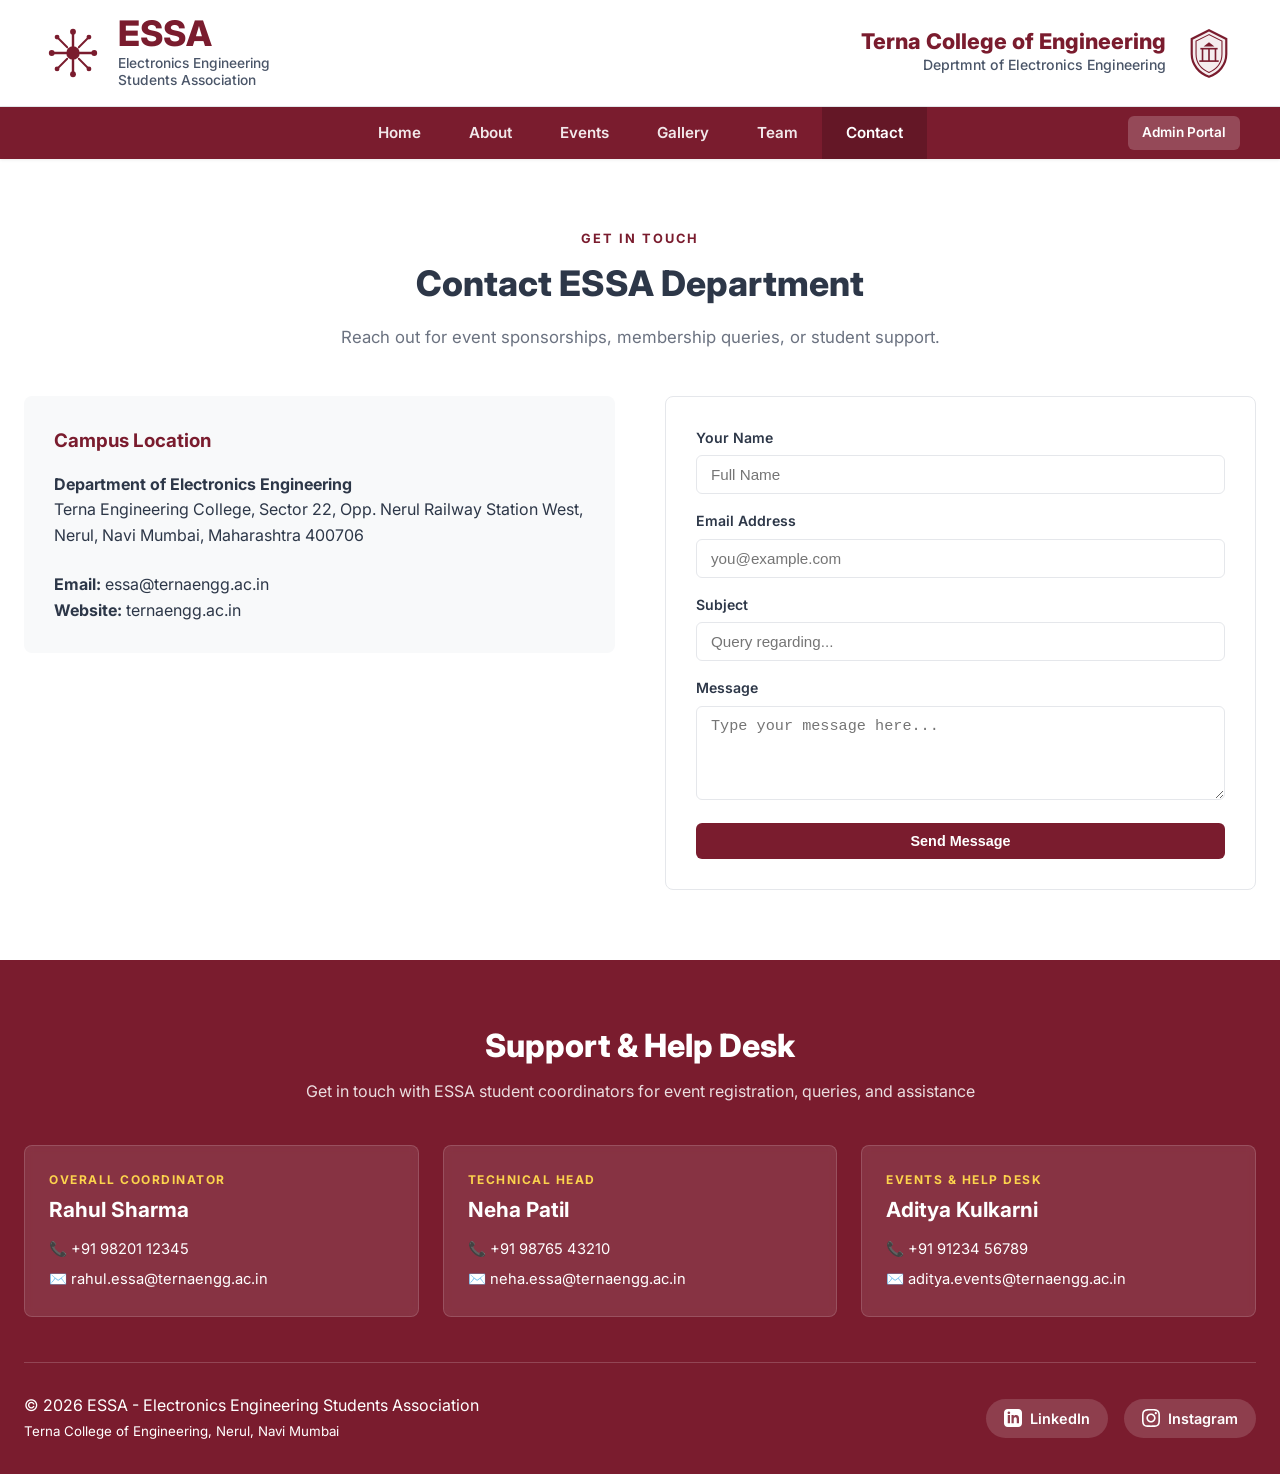
<file: contact.html>
<!DOCTYPE html>
<html lang="en">
<head>
  <meta charset="UTF-8">
  <title>Contact & Inquiries | ESSA Terna College</title>
  <link rel="stylesheet" href="css/style.css">
  <link href="https://fonts.googleapis.com/css2?family=Inter:wght@400;600;700;800;900&display=swap" rel="stylesheet">
</head>
<body>

  <!-- TOP HEADER STRIP - AS SPECIFIED IN PHOTO -->
  <header class="essa-header-strip">
    <div class="header-container">
      <!-- Left: ESSA Logo + Title -->
      <a href="index.html" class="header-left">
        <svg class="essa-logo-icon" viewBox="0 0 120 120" fill="none" xmlns="http://www.w3.org/2000/svg">
          <circle cx="60" cy="60" r="14" fill="#7A1C2E"/>
          <line x1="60" y1="20" x2="60" y2="46" stroke="#7A1C2E" stroke-width="5" stroke-linecap="round"/>
          <circle cx="60" cy="16" r="6" fill="#7A1C2E"/>
          <line x1="60" y1="74" x2="60" y2="100" stroke="#7A1C2E" stroke-width="5" stroke-linecap="round"/>
          <circle cx="60" cy="104" r="6" fill="#7A1C2E"/>
          <line x1="20" y1="60" x2="46" y2="60" stroke="#7A1C2E" stroke-width="5" stroke-linecap="round"/>
          <circle cx="16" cy="60" r="6" fill="#7A1C2E"/>
          <line x1="74" y1="60" x2="100" y2="60" stroke="#7A1C2E" stroke-width="5" stroke-linecap="round"/>
          <circle cx="104" cy="60" r="6" fill="#7A1C2E"/>
          <path d="M30 30 L48 48" stroke="#7A1C2E" stroke-width="4" stroke-linecap="round"/>
          <circle cx="27" cy="27" r="5" fill="#7A1C2E"/>
          <path d="M90 30 L72 48" stroke="#7A1C2E" stroke-width="4" stroke-linecap="round"/>
          <circle cx="93" cy="27" r="5" fill="#7A1C2E"/>
          <path d="M30 90 L48 72" stroke="#7A1C2E" stroke-width="4" stroke-linecap="round"/>
          <circle cx="27" cy="93" r="5" fill="#7A1C2E"/>
          <path d="M90 90 L72 72" stroke="#7A1C2E" stroke-width="4" stroke-linecap="round"/>
          <circle cx="93" cy="93" r="5" fill="#7A1C2E"/>
        </svg>
        <div class="brand-text">
          <h1>ESSA</h1>
          <p>Electronics Engineering<br>Students Association</p>
        </div>
      </a>

      <!-- Right: College Name & Dept + Emblem -->
      <div class="header-right">
        <div class="college-text">
          <h2>Terna College of Engineering</h2>
          <p>Deprtmnt of Electronics Engineering</p>
        </div>
        <svg class="college-crest-icon" viewBox="0 0 100 100" fill="none" xmlns="http://www.w3.org/2000/svg">
          <path d="M50 8 L18 24 V52 C18 72 32 88 50 94 C68 88 82 72 82 52 V24 L50 8Z" fill="#7A1C2E" fill-opacity="0.08" stroke="#7A1C2E" stroke-width="4"/>
          <path d="M50 16 L26 28 V52 C26 68 36 80 50 86 C64 80 74 68 74 52 V28 L50 16Z" stroke="#7A1C2E" stroke-width="2"/>
          <line x1="34" y1="42" x2="66" y2="42" stroke="#7A1C2E" stroke-width="3"/>
          <line x1="38" y1="42" x2="38" y2="65" stroke="#7A1C2E" stroke-width="3"/>
          <line x1="50" y1="42" x2="50" y2="65" stroke="#7A1C2E" stroke-width="3"/>
          <line x1="62" y1="42" x2="62" y2="65" stroke="#7A1C2E" stroke-width="3"/>
          <line x1="32" y1="65" x2="68" y2="65" stroke="#7A1C2E" stroke-width="3"/>
          <path d="M40 38 L50 30 L60 38 Z" fill="#7A1C2E"/>
        </svg>
      </div>
    </div>
  </header>

  <!-- MAROON NAVIGATION STRIP -->
  <nav class="essa-nav-strip">
    <div class="nav-container">
      <ul class="nav-links">
        <li><a href="index.html" class="nav-item" id="nav-home">Home</a></li>
        <li><a href="about.html" class="nav-item" id="nav-about">About</a></li>
        <li><a href="events.html" class="nav-item" id="nav-events">Events</a></li>
        <li><a href="gallery.html" class="nav-item" id="nav-gallery">Gallery</a></li>
        <li><a href="team.html" class="nav-item" id="nav-team">Team</a></li>
        <li><a href="contact.html" class="nav-item" id="nav-contact">Contact</a></li>
      </ul>
      <a href="login.html" class="admin-nav-btn">Admin Portal</a>
    </div>
  </nav>


  <section class="section">
    <div class="section-container">
      <div class="section-header">
        <span class="section-badge">Get In Touch</span>
        <h2 class="section-title">Contact ESSA Department</h2>
        <p class="section-subtitle">Reach out for event sponsorships, membership queries, or student support.</p>
      </div>

      <div class="about-grid" style="align-items: start;">
        <div style="background: var(--bg-light); padding: 30px; border-radius: 8px;">
          <h3 style="color: var(--maroon); margin-bottom: 16px;">Campus Location</h3>
          <p><strong>Department of Electronics Engineering</strong><br>
          Terna Engineering College, Sector 22, Opp. Nerul Railway Station West, Nerul, Navi Mumbai, Maharashtra 400706</p>
          
          <div style="margin-top: 24px;">
            <p><strong>Email:</strong> essa@ternaengg.ac.in</p>
            <p><strong>Website:</strong> ternaengg.ac.in</p>
          </div>
        </div>

        <form id="contactForm" style="background: white; border: 1px solid var(--border-light); padding: 30px; border-radius: 8px;">
          <div class="form-group">
            <label>Your Name</label>
            <input type="text" id="cName" class="form-control" required placeholder="Full Name">
          </div>
          <div class="form-group">
            <label>Email Address</label>
            <input type="email" id="cEmail" class="form-control" required placeholder="you@example.com">
          </div>
          <div class="form-group">
            <label>Subject</label>
            <input type="text" id="cSubject" class="form-control" required placeholder="Query regarding...">
          </div>
          <div class="form-group">
            <label>Message</label>
            <textarea id="cMessage" rows="4" class="form-control" required placeholder="Type your message here..."></textarea>
          </div>
          <button type="submit" class="btn-card" style="width: 100%; border: none; cursor: pointer;">Send Message</button>
        </form>
      </div>
    </div>
  </section>


  <!-- MAROON BOTTOM STRIP - SUPPORT & COORDINATORS -->
  <footer class="essa-bottom-strip" id="support-section">
    <div class="bottom-container">
      <div class="bottom-header">
        <h3>Support & Help Desk</h3>
        <p>Get in touch with ESSA student coordinators for event registration, queries, and assistance</p>
      </div>

      <div class="coordinators-grid" id="coordinators-container">
        <!-- Dynamically populated or default fallback -->
        <div class="coord-card">
          <div class="coord-role">Overall Coordinator</div>
          <div class="coord-name">Rahul Sharma</div>
          <div class="coord-contact">
            <a href="tel:+919820112345">📞 +91 98201 12345</a>
            <a href="mailto:rahul.essa@ternaengg.ac.in">✉️ rahul.essa@ternaengg.ac.in</a>
          </div>
        </div>

        <div class="coord-card">
          <div class="coord-role">Technical Head</div>
          <div class="coord-name">Neha Patil</div>
          <div class="coord-contact">
            <a href="tel:+919876543210">📞 +91 98765 43210</a>
            <a href="mailto:neha.essa@ternaengg.ac.in">✉️ neha.essa@ternaengg.ac.in</a>
          </div>
        </div>

        <div class="coord-card">
          <div class="coord-role">Events & Help Desk</div>
          <div class="coord-name">Aditya Kulkarni</div>
          <div class="coord-contact">
            <a href="tel:+919123456789">📞 +91 91234 56789</a>
            <a href="mailto:aditya.events@ternaengg.ac.in">✉️ aditya.events@ternaengg.ac.in</a>
          </div>
        </div>
      </div>

      <!-- Social Media Strip -->
      <div class="bottom-social-bar">
        <div>
          <p>© 2026 ESSA - Electronics Engineering Students Association</p>
          <small>Terna College of Engineering, Nerul, Navi Mumbai</small>
        </div>
        <div class="social-links-wrap">
          <a href="https://linkedin.com" target="_blank" class="social-pill">
            <svg width="18" height="18" fill="currentColor" viewBox="0 0 24 24"><path d="M19 0h-14c-2.761 0-5 2.239-5 5v14c0 2.761 2.239 5 5 5h14c2.762 0 5-2.239 5-5v-14c0-2.761-2.238-5-5-5zm-11 19h-3v-11h3v11zm-1.5-12.268c-.966 0-1.75-.79-1.75-1.764s.784-1.764 1.75-1.764 1.75.79 1.75 1.764-.783 1.764-1.75 1.764zm13.5 12.268h-3v-5.604c0-3.368-4-3.113-4 0v5.604h-3v-11h3v1.765c1.396-2.586 7-2.777 7 2.476v6.759z"/></svg>
            LinkedIn
          </a>
          <a href="https://instagram.com" target="_blank" class="social-pill">
            <svg width="18" height="18" fill="currentColor" viewBox="0 0 24 24"><path d="M12 2.163c3.204 0 3.584.012 4.85.07 3.252.148 4.771 1.691 4.919 4.919.058 1.265.069 1.645.069 4.849 0 3.205-.012 3.584-.069 4.849-.149 3.225-1.664 4.771-4.919 4.919-1.266.058-1.644.07-4.85.07-3.204 0-3.584-.012-4.849-.07-3.26-.149-4.771-1.699-4.919-4.92-.058-1.265-.07-1.644-.07-4.849 0-3.204.013-3.583.07-4.849.149-3.227 1.664-4.771 4.919-4.919 1.266-.057 1.645-.069 4.849-.069zm0-2.163c-3.259 0-3.667.014-4.947.072-4.358.2-6.78 2.618-6.98 6.98-.059 1.281-.073 1.689-.073 4.948 0 3.259.014 3.668.072 4.948.2 4.358 2.618 6.78 6.98 6.98 1.281.058 1.689.072 4.948.072 3.259 0 3.668-.014 4.948-.072 4.354-.2 6.782-2.618 6.979-6.98.059-1.28.073-1.689.073-4.948 0-3.259-.014-3.667-.072-4.947-.196-4.354-2.617-6.78-6.979-6.98-1.281-.059-1.69-.073-4.949-.073zm0 5.838c-3.403 0-6.162 2.759-6.162 6.162s2.759 6.163 6.162 6.163 6.162-2.759 6.162-6.163c0-3.403-2.759-6.162-6.162-6.162zm0 10.162c-2.209 0-4-1.79-4-4 0-2.209 1.791-4 4-4s4 1.791 4 4c0 2.21-1.791 4-4 4zm6.406-11.845c-.796 0-1.441.645-1.441 1.44s.645 1.44 1.441 1.44c.795 0 1.439-.645 1.439-1.44s-.644-1.44-1.439-1.44z"/></svg>
            Instagram
          </a>
        </div>
      </div>
    </div>
  </footer>

  <script src="js/main.js"></script>
  <script src="js/contact.js"></script>
  <script>document.getElementById('nav-contact').classList.add('active');</script>
</body>
</html>
</file>
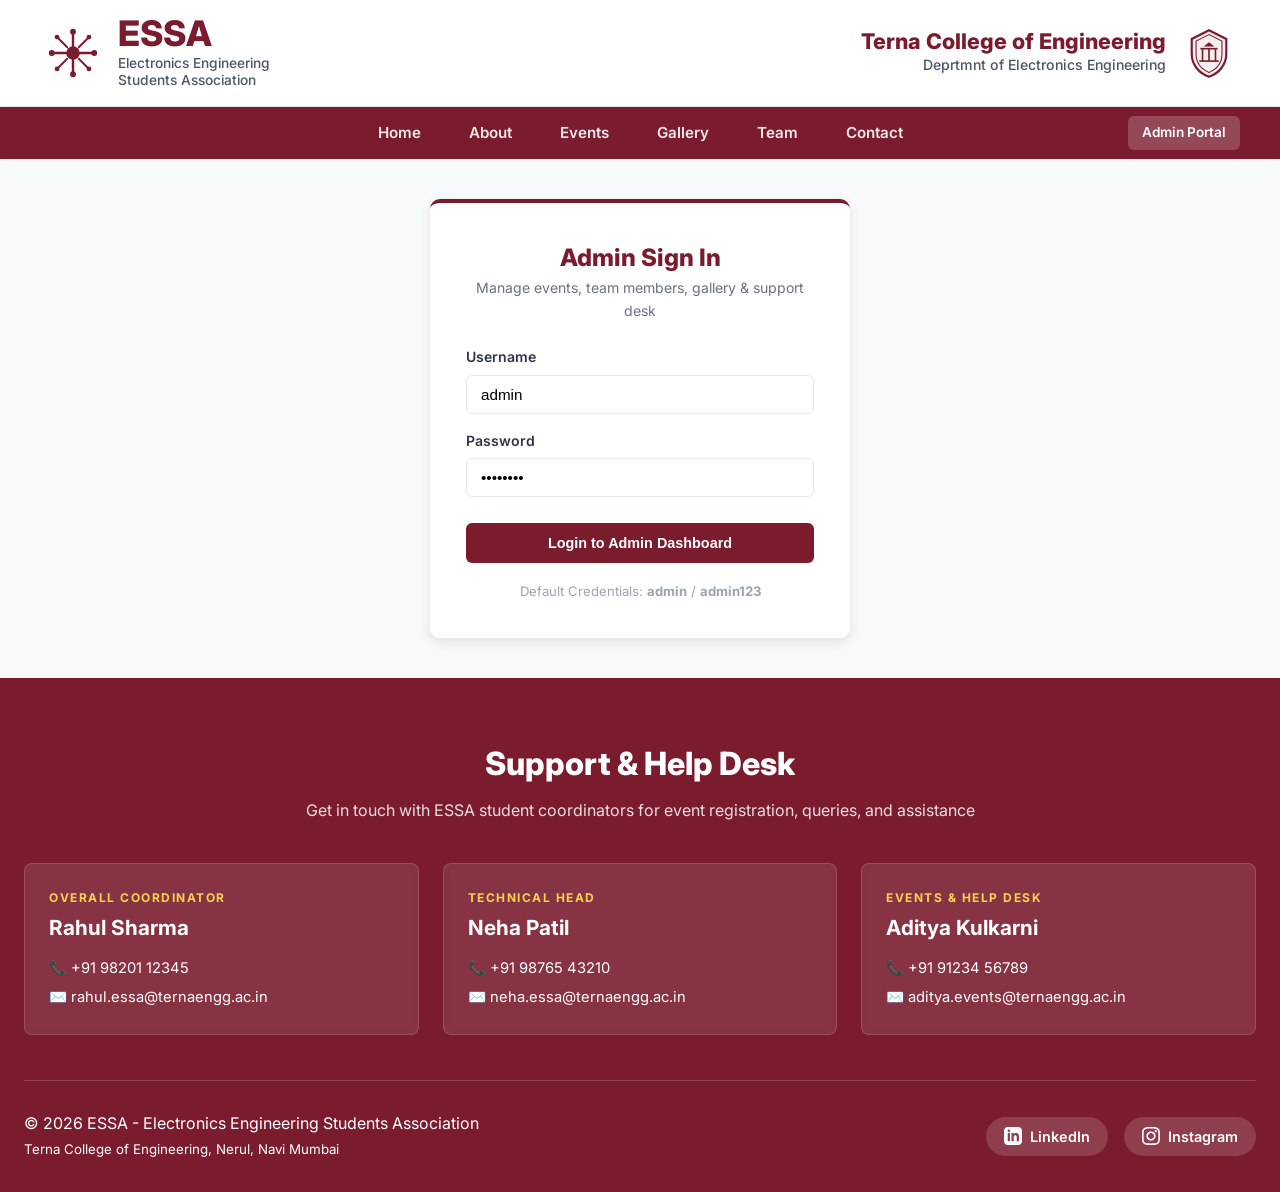
<file: login.html>
<!DOCTYPE html>
<html lang="en">
<head>
  <meta charset="UTF-8">
  <title>Admin Login | ESSA</title>
  <link rel="stylesheet" href="css/style.css">
  <link href="https://fonts.googleapis.com/css2?family=Inter:wght@400;600;700;800;900&display=swap" rel="stylesheet">
</head>
<body style="background-color: var(--bg-light); display: flex; flex-direction: column; min-height: 100vh;">

  <!-- TOP HEADER STRIP - AS SPECIFIED IN PHOTO -->
  <header class="essa-header-strip">
    <div class="header-container">
      <!-- Left: ESSA Logo + Title -->
      <a href="index.html" class="header-left">
        <svg class="essa-logo-icon" viewBox="0 0 120 120" fill="none" xmlns="http://www.w3.org/2000/svg">
          <circle cx="60" cy="60" r="14" fill="#7A1C2E"/>
          <line x1="60" y1="20" x2="60" y2="46" stroke="#7A1C2E" stroke-width="5" stroke-linecap="round"/>
          <circle cx="60" cy="16" r="6" fill="#7A1C2E"/>
          <line x1="60" y1="74" x2="60" y2="100" stroke="#7A1C2E" stroke-width="5" stroke-linecap="round"/>
          <circle cx="60" cy="104" r="6" fill="#7A1C2E"/>
          <line x1="20" y1="60" x2="46" y2="60" stroke="#7A1C2E" stroke-width="5" stroke-linecap="round"/>
          <circle cx="16" cy="60" r="6" fill="#7A1C2E"/>
          <line x1="74" y1="60" x2="100" y2="60" stroke="#7A1C2E" stroke-width="5" stroke-linecap="round"/>
          <circle cx="104" cy="60" r="6" fill="#7A1C2E"/>
          <path d="M30 30 L48 48" stroke="#7A1C2E" stroke-width="4" stroke-linecap="round"/>
          <circle cx="27" cy="27" r="5" fill="#7A1C2E"/>
          <path d="M90 30 L72 48" stroke="#7A1C2E" stroke-width="4" stroke-linecap="round"/>
          <circle cx="93" cy="27" r="5" fill="#7A1C2E"/>
          <path d="M30 90 L48 72" stroke="#7A1C2E" stroke-width="4" stroke-linecap="round"/>
          <circle cx="27" cy="93" r="5" fill="#7A1C2E"/>
          <path d="M90 90 L72 72" stroke="#7A1C2E" stroke-width="4" stroke-linecap="round"/>
          <circle cx="93" cy="93" r="5" fill="#7A1C2E"/>
        </svg>
        <div class="brand-text">
          <h1>ESSA</h1>
          <p>Electronics Engineering<br>Students Association</p>
        </div>
      </a>

      <!-- Right: College Name & Dept + Emblem -->
      <div class="header-right">
        <div class="college-text">
          <h2>Terna College of Engineering</h2>
          <p>Deprtmnt of Electronics Engineering</p>
        </div>
        <svg class="college-crest-icon" viewBox="0 0 100 100" fill="none" xmlns="http://www.w3.org/2000/svg">
          <path d="M50 8 L18 24 V52 C18 72 32 88 50 94 C68 88 82 72 82 52 V24 L50 8Z" fill="#7A1C2E" fill-opacity="0.08" stroke="#7A1C2E" stroke-width="4"/>
          <path d="M50 16 L26 28 V52 C26 68 36 80 50 86 C64 80 74 68 74 52 V28 L50 16Z" stroke="#7A1C2E" stroke-width="2"/>
          <line x1="34" y1="42" x2="66" y2="42" stroke="#7A1C2E" stroke-width="3"/>
          <line x1="38" y1="42" x2="38" y2="65" stroke="#7A1C2E" stroke-width="3"/>
          <line x1="50" y1="42" x2="50" y2="65" stroke="#7A1C2E" stroke-width="3"/>
          <line x1="62" y1="42" x2="62" y2="65" stroke="#7A1C2E" stroke-width="3"/>
          <line x1="32" y1="65" x2="68" y2="65" stroke="#7A1C2E" stroke-width="3"/>
          <path d="M40 38 L50 30 L60 38 Z" fill="#7A1C2E"/>
        </svg>
      </div>
    </div>
  </header>

  <!-- MAROON NAVIGATION STRIP -->
  <nav class="essa-nav-strip">
    <div class="nav-container">
      <ul class="nav-links">
        <li><a href="index.html" class="nav-item" id="nav-home">Home</a></li>
        <li><a href="about.html" class="nav-item" id="nav-about">About</a></li>
        <li><a href="events.html" class="nav-item" id="nav-events">Events</a></li>
        <li><a href="gallery.html" class="nav-item" id="nav-gallery">Gallery</a></li>
        <li><a href="team.html" class="nav-item" id="nav-team">Team</a></li>
        <li><a href="contact.html" class="nav-item" id="nav-contact">Contact</a></li>
      </ul>
      <a href="login.html" class="admin-nav-btn">Admin Portal</a>
    </div>
  </nav>


  <div style="flex-grow: 1; display: flex; align-items: center; justify-content: center; padding: 40px 20px;">
    <div style="background: white; width: 100%; max-width: 420px; padding: 36px; border-radius: 10px; box-shadow: var(--shadow-md); border-top: 4px solid var(--maroon);">
      <div style="text-align: center; margin-bottom: 24px;">
        <h2 style="color: var(--maroon); font-weight: 800;">Admin Sign In</h2>
        <p style="font-size: 0.88rem; color: #6B7280;">Manage events, team members, gallery & support desk</p>
      </div>

      <div id="loginAlert" style="display: none; padding: 10px; margin-bottom: 16px; border-radius: 6px; font-size: 0.88rem; background: #FEE2E2; color: #B91C1C;"></div>

      <form id="adminLoginForm">
        <div class="form-group">
          <label>Username</label>
          <input type="text" id="loginUsername" class="form-control" required value="admin">
        </div>
        <div class="form-group">
          <label>Password</label>
          <input type="password" id="loginPassword" class="form-control" required value="admin123">
        </div>
        <button type="submit" class="btn-card" style="width: 100%; border: none; cursor: pointer; padding: 12px; margin-top: 10px;">Login to Admin Dashboard</button>
      </form>
      <p style="text-align: center; margin-top: 18px; font-size: 0.82rem; color: #9CA3AF;">Default Credentials: <b>admin</b> / <b>admin123</b></p>
    </div>
  </div>


  <!-- MAROON BOTTOM STRIP - SUPPORT & COORDINATORS -->
  <footer class="essa-bottom-strip" id="support-section">
    <div class="bottom-container">
      <div class="bottom-header">
        <h3>Support & Help Desk</h3>
        <p>Get in touch with ESSA student coordinators for event registration, queries, and assistance</p>
      </div>

      <div class="coordinators-grid" id="coordinators-container">
        <!-- Dynamically populated or default fallback -->
        <div class="coord-card">
          <div class="coord-role">Overall Coordinator</div>
          <div class="coord-name">Rahul Sharma</div>
          <div class="coord-contact">
            <a href="tel:+919820112345">📞 +91 98201 12345</a>
            <a href="mailto:rahul.essa@ternaengg.ac.in">✉️ rahul.essa@ternaengg.ac.in</a>
          </div>
        </div>

        <div class="coord-card">
          <div class="coord-role">Technical Head</div>
          <div class="coord-name">Neha Patil</div>
          <div class="coord-contact">
            <a href="tel:+919876543210">📞 +91 98765 43210</a>
            <a href="mailto:neha.essa@ternaengg.ac.in">✉️ neha.essa@ternaengg.ac.in</a>
          </div>
        </div>

        <div class="coord-card">
          <div class="coord-role">Events & Help Desk</div>
          <div class="coord-name">Aditya Kulkarni</div>
          <div class="coord-contact">
            <a href="tel:+919123456789">📞 +91 91234 56789</a>
            <a href="mailto:aditya.events@ternaengg.ac.in">✉️ aditya.events@ternaengg.ac.in</a>
          </div>
        </div>
      </div>

      <!-- Social Media Strip -->
      <div class="bottom-social-bar">
        <div>
          <p>© 2026 ESSA - Electronics Engineering Students Association</p>
          <small>Terna College of Engineering, Nerul, Navi Mumbai</small>
        </div>
        <div class="social-links-wrap">
          <a href="https://linkedin.com" target="_blank" class="social-pill">
            <svg width="18" height="18" fill="currentColor" viewBox="0 0 24 24"><path d="M19 0h-14c-2.761 0-5 2.239-5 5v14c0 2.761 2.239 5 5 5h14c2.762 0 5-2.239 5-5v-14c0-2.761-2.238-5-5-5zm-11 19h-3v-11h3v11zm-1.5-12.268c-.966 0-1.75-.79-1.75-1.764s.784-1.764 1.75-1.764 1.75.79 1.75 1.764-.783 1.764-1.75 1.764zm13.5 12.268h-3v-5.604c0-3.368-4-3.113-4 0v5.604h-3v-11h3v1.765c1.396-2.586 7-2.777 7 2.476v6.759z"/></svg>
            LinkedIn
          </a>
          <a href="https://instagram.com" target="_blank" class="social-pill">
            <svg width="18" height="18" fill="currentColor" viewBox="0 0 24 24"><path d="M12 2.163c3.204 0 3.584.012 4.85.07 3.252.148 4.771 1.691 4.919 4.919.058 1.265.069 1.645.069 4.849 0 3.205-.012 3.584-.069 4.849-.149 3.225-1.664 4.771-4.919 4.919-1.266.058-1.644.07-4.85.07-3.204 0-3.584-.012-4.849-.07-3.26-.149-4.771-1.699-4.919-4.92-.058-1.265-.07-1.644-.07-4.849 0-3.204.013-3.583.07-4.849.149-3.227 1.664-4.771 4.919-4.919 1.266-.057 1.645-.069 4.849-.069zm0-2.163c-3.259 0-3.667.014-4.947.072-4.358.2-6.78 2.618-6.98 6.98-.059 1.281-.073 1.689-.073 4.948 0 3.259.014 3.668.072 4.948.2 4.358 2.618 6.78 6.98 6.98 1.281.058 1.689.072 4.948.072 3.259 0 3.668-.014 4.948-.072 4.354-.2 6.782-2.618 6.979-6.98.059-1.28.073-1.689.073-4.948 0-3.259-.014-3.667-.072-4.947-.196-4.354-2.617-6.78-6.979-6.98-1.281-.059-1.69-.073-4.949-.073zm0 5.838c-3.403 0-6.162 2.759-6.162 6.162s2.759 6.163 6.162 6.163 6.162-2.759 6.162-6.163c0-3.403-2.759-6.162-6.162-6.162zm0 10.162c-2.209 0-4-1.79-4-4 0-2.209 1.791-4 4-4s4 1.791 4 4c0 2.21-1.791 4-4 4zm6.406-11.845c-.796 0-1.441.645-1.441 1.44s.645 1.44 1.441 1.44c.795 0 1.439-.645 1.439-1.44s-.644-1.44-1.439-1.44z"/></svg>
            Instagram
          </a>
        </div>
      </div>
    </div>
  </footer>

  <script src="js/main.js"></script>
  <script src="js/login.js"></script>
</body>
</html>
</file>
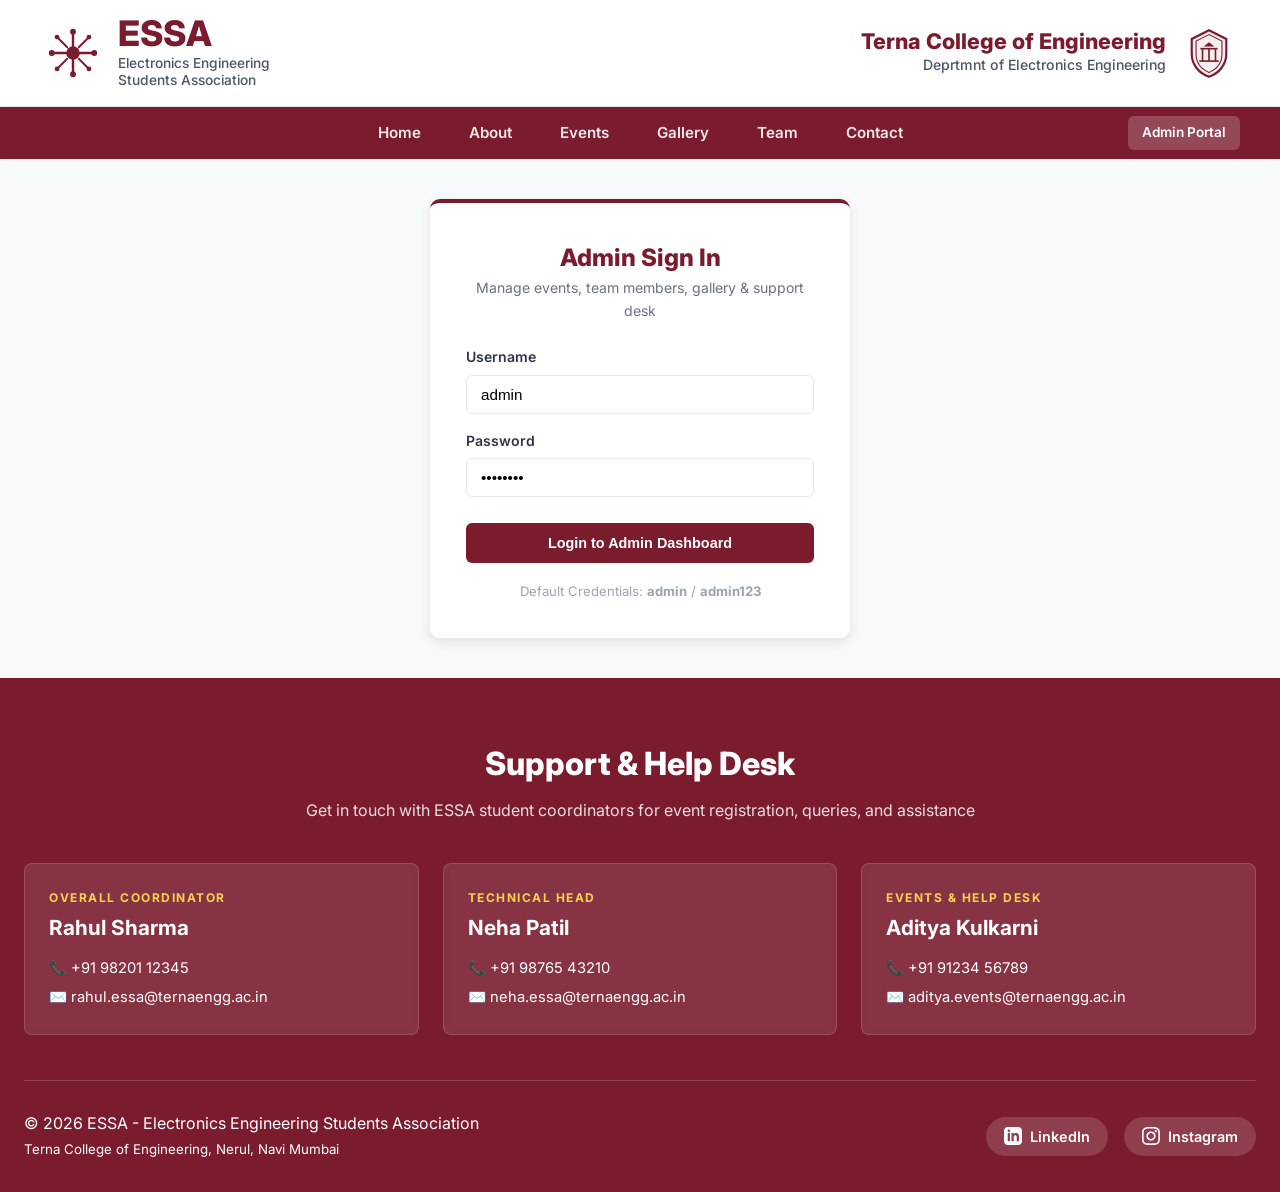
<file: admin/coordinators.html>
<!DOCTYPE html>
<html lang="en">
<head>
  <meta charset="UTF-8">
  <title>Manage Coordinators | ESSA Admin</title>
  <link rel="stylesheet" href="../css/style.css">
  <link rel="stylesheet" href="../css/admin.css">
  <link href="https://fonts.googleapis.com/css2?family=Inter:wght@400;500;600;700;800&display=swap" rel="stylesheet">
</head>
<body class="admin-body">
  <aside class="admin-sidebar">
    <div class="admin-brand"><h2>ESSA Admin</h2></div>
    <ul class="sidebar-menu">
      <li><a href="dashboard.html">📊 Dashboard</a></li>
      <li><a href="events.html">📅 Manage Events</a></li>
      <li><a href="team.html">👥 Manage Team</a></li>
      <li><a href="gallery.html">🖼️ Manage Gallery</a></li>
      <li><a href="coordinators.html" class="active">📞 Coordinators Help Desk</a></li>
      <li><a href="registrations.html">📝 Registrations</a></li>
      <li><a href="messages.html">💬 Contact Messages</a></li>
      <li style="margin-top: 30px;"><a href="../index.html" target="_blank">🌐 Live Website</a></li>
      <li><a href="#" onclick="logoutAdmin()">🚪 Sign Out</a></li>
    </ul>
  </aside>

  <main class="admin-main">
    <header class="admin-topbar">
      <h3>Maroon Bottom Strip - Coordinator Contacts</h3>
      <button class="btn-card" onclick="openAddCoordModal()">+ Add Coordinator</button>
    </header>

    <div class="admin-content">
      <div class="admin-card">
        <p style="color: #64748B; margin-bottom: 20px;">The names, roles, and phone numbers below appear directly inside the maroon support & help footer on every page.</p>
        <div class="table-responsive">
          <table class="admin-table">
            <thead>
              <tr>
                <th>Role</th>
                <th>Name</th>
                <th>Phone Number</th>
                <th>Email Address</th>
                <th>Actions</th>
              </tr>
            </thead>
            <tbody id="adminCoordTable"></tbody>
          </table>
        </div>
      </div>
    </div>
  </main>

  <div class="modal-overlay" id="coordModal">
    <div class="modal-card">
      <button class="modal-close" onclick="closeCoordModal()">&times;</button>
      <h3 style="color: var(--maroon); margin-bottom: 16px;">Add / Edit Coordinator</h3>
      <form id="adminCoordForm">
        <input type="hidden" id="editCoordId">
        <div class="form-group">
          <label>Coordinator Name</label>
          <input type="text" id="cdName" class="form-control" required placeholder="e.g. Rahul Sharma">
        </div>
        <div class="form-group">
          <label>Role</label>
          <input type="text" id="cdRole" class="form-control" required placeholder="e.g. Overall Coordinator / Help Desk">
        </div>
        <div class="form-group">
          <label>Phone Number</label>
          <input type="text" id="cdPhone" class="form-control" required placeholder="+91 98201 12345">
        </div>
        <div class="form-group">
          <label>Email Address</label>
          <input type="email" id="cdEmail" class="form-control" placeholder="name@ternaengg.ac.in">
        </div>
        <button type="submit" class="btn-card" style="width: 100%; border: none; cursor: pointer; padding: 10px;">Save Coordinator</button>
      </form>
    </div>
  </div>

  <script src="../js/admin.js"></script>
  <script>
    checkAuth();
    loadAdminCoordinators();
  </script>
</body>
</html>
</file>
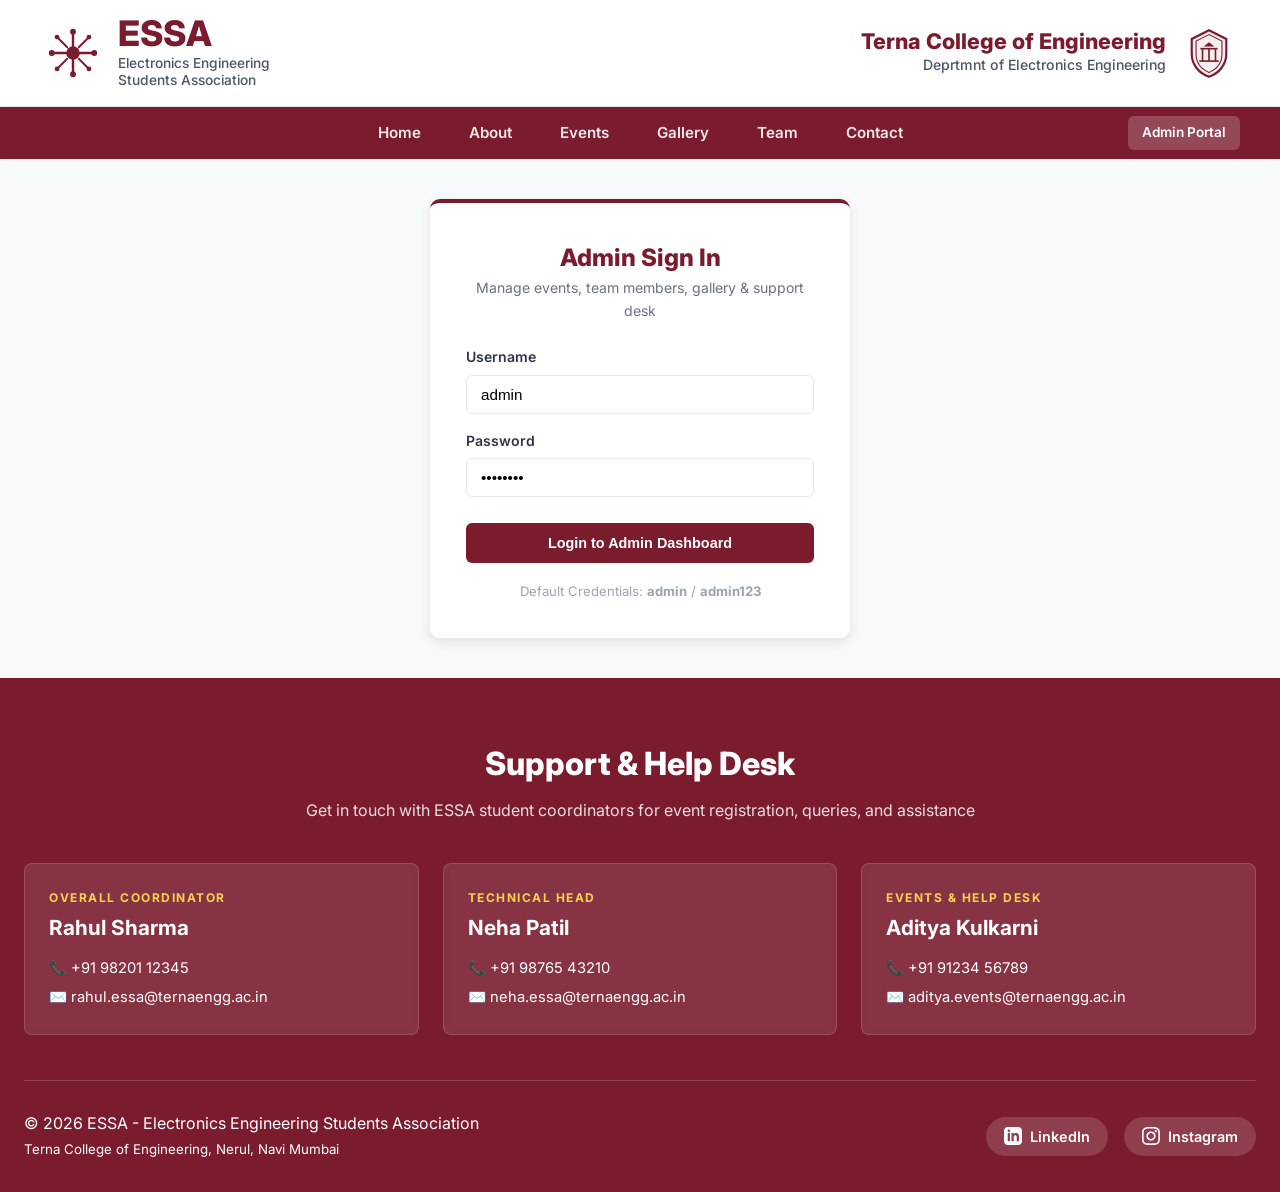
<file: admin/dashboard.html>
<!DOCTYPE html>
<html lang="en">
<head>
  <meta charset="UTF-8">
  <title>Admin Dashboard | ESSA</title>
  <link rel="stylesheet" href="../css/style.css">
  <link rel="stylesheet" href="../css/admin.css">
  <link href="https://fonts.googleapis.com/css2?family=Inter:wght@400;500;600;700;800&display=swap" rel="stylesheet">
</head>
<body class="admin-body">

  <aside class="admin-sidebar">
    <div class="admin-brand">
      <h2>ESSA Admin</h2>
    </div>
    <ul class="sidebar-menu">
      <li><a href="dashboard.html" class="active">📊 Dashboard</a></li>
      <li><a href="events.html">📅 Manage Events</a></li>
      <li><a href="team.html">👥 Manage Team</a></li>
      <li><a href="gallery.html">🖼️ Manage Gallery</a></li>
      <li><a href="coordinators.html">📞 Coordinators Help Desk</a></li>
      <li><a href="registrations.html">📝 Registrations</a></li>
      <li><a href="messages.html">💬 Contact Messages</a></li>
      <li style="margin-top: 30px;"><a href="../index.html" target="_blank">🌐 Live Website</a></li>
      <li><a href="#" onclick="logoutAdmin()">🚪 Sign Out</a></li>
    </ul>
  </aside>

  <main class="admin-main">
    <header class="admin-topbar">
      <h3>ESSA Control Center - Terna Engineering College</h3>
      <span id="adminGreeting" style="font-weight: 600;">Welcome, Administrator</span>
    </header>

    <div class="admin-content">
      <div class="stats-grid">
        <div class="stat-card">
          <h4>Total Events</h4>
          <div class="val" id="statEvents">--</div>
        </div>
        <div class="stat-card">
          <h4>Team Members</h4>
          <div class="val" id="statTeam">--</div>
        </div>
        <div class="stat-card">
          <h4>Event Registrations</h4>
          <div class="val" id="statRegs">--</div>
        </div>
        <div class="stat-card">
          <h4>Unread Inquiries</h4>
          <div class="val" id="statMsgs">--</div>
        </div>
      </div>

      <div class="admin-card">
        <div class="admin-card-header">
          <h3>Quick Management Shortcuts</h3>
        </div>
        <p style="color: #64748B; margin-bottom: 20px;">Use the dedicated sections on the sidebar to add workshops, upload project photographs, update committee posts, or edit coordinator phone numbers in the footer strip.</p>
        <div style="display: flex; gap: 12px; flex-wrap: wrap;">
          <a href="events.html" class="btn-card" style="padding: 10px 16px;">Add New Event</a>
          <a href="team.html" class="btn-card" style="padding: 10px 16px;">Add Committee Member</a>
          <a href="gallery.html" class="btn-card" style="padding: 10px 16px;">Upload Gallery Photos</a>
          <a href="coordinators.html" class="btn-card" style="padding: 10px 16px;">Edit Bottom Strip Contacts</a>
        </div>
      </div>
    </div>
  </main>

  <script src="../js/admin.js"></script>
  <script>
    checkAuth();
    loadDashboardStats();
  </script>
</body>
</html>
</file>
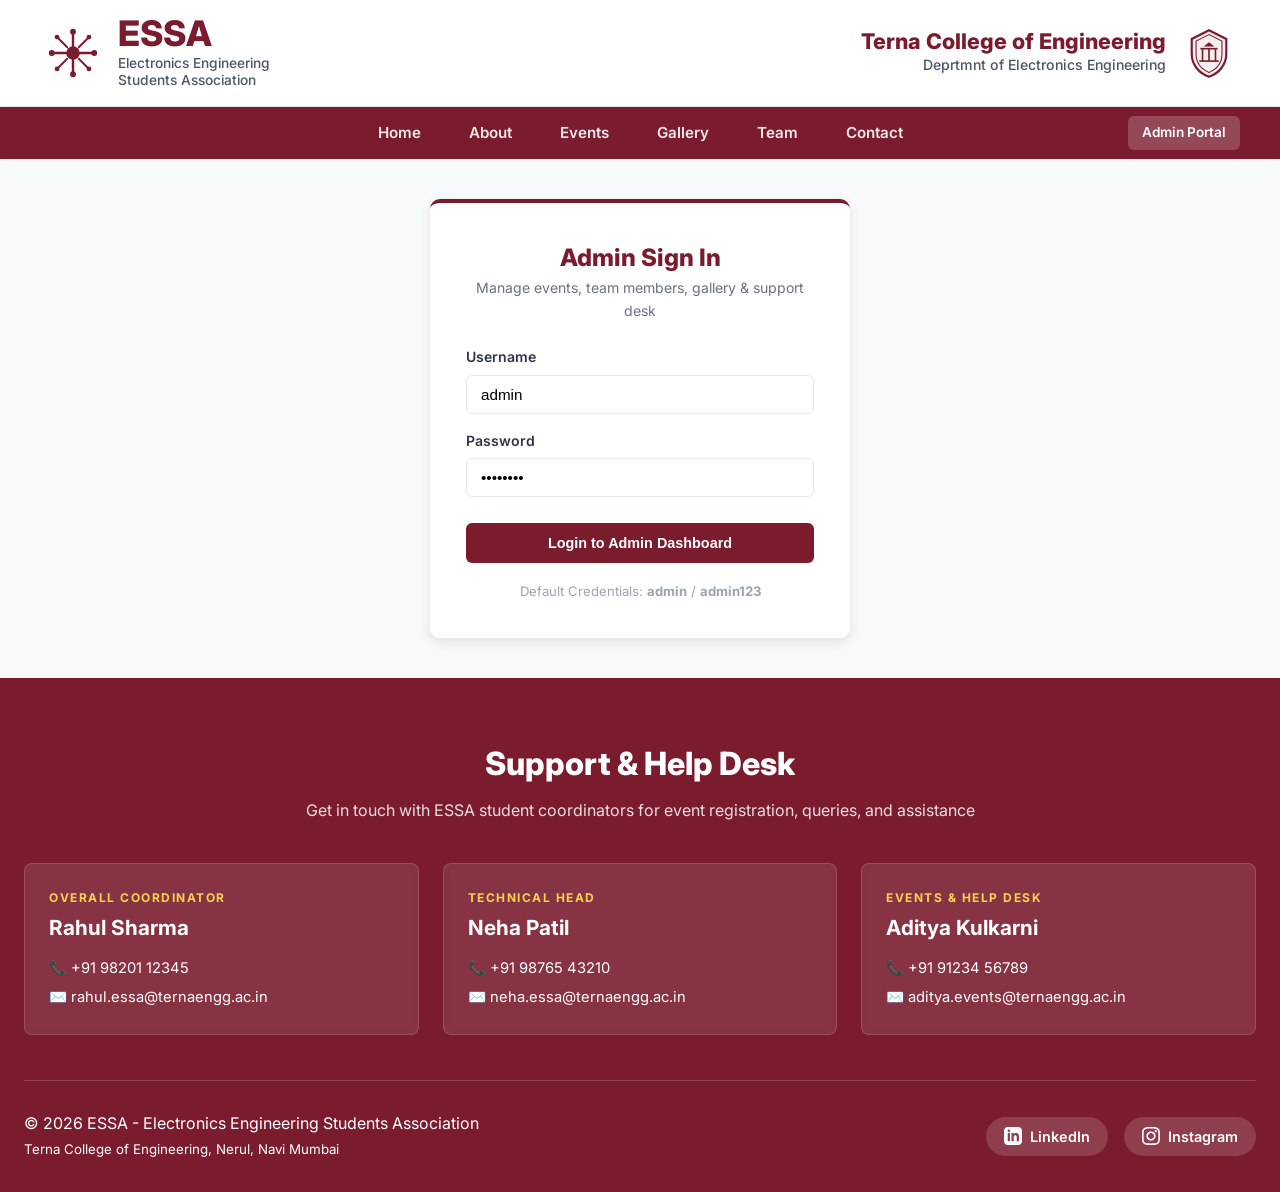
<file: admin/events.html>
<!DOCTYPE html>
<html lang="en">
<head>
  <meta charset="UTF-8">
  <title>Manage Events | ESSA Admin</title>
  <link rel="stylesheet" href="../css/style.css">
  <link rel="stylesheet" href="../css/admin.css">
  <link href="https://fonts.googleapis.com/css2?family=Inter:wght@400;500;600;700;800&display=swap" rel="stylesheet">
</head>
<body class="admin-body">
  <aside class="admin-sidebar">
    <div class="admin-brand"><h2>ESSA Admin</h2></div>
    <ul class="sidebar-menu">
      <li><a href="dashboard.html">📊 Dashboard</a></li>
      <li><a href="events.html" class="active">📅 Manage Events</a></li>
      <li><a href="team.html">👥 Manage Team</a></li>
      <li><a href="gallery.html">🖼️ Manage Gallery</a></li>
      <li><a href="coordinators.html">📞 Coordinators Help Desk</a></li>
      <li><a href="registrations.html">📝 Registrations</a></li>
      <li><a href="messages.html">💬 Contact Messages</a></li>
      <li style="margin-top: 30px;"><a href="../index.html" target="_blank">🌐 Live Website</a></li>
      <li><a href="#" onclick="logoutAdmin()">🚪 Sign Out</a></li>
    </ul>
  </aside>

  <main class="admin-main">
    <header class="admin-topbar">
      <h3>Manage Upcoming & Past Events</h3>
      <button class="btn-card" onclick="openAddEventModal()">+ Create New Event</button>
    </header>

    <div class="admin-content">
      <div class="admin-card">
        <div class="table-responsive">
          <table class="admin-table">
            <thead>
              <tr>
                <th>Title</th>
                <th>Category</th>
                <th>Date & Time</th>
                <th>Venue</th>
                <th>Status</th>
                <th>Actions</th>
              </tr>
            </thead>
            <tbody id="adminEventsTable">
              <!-- Dynamically populated -->
            </tbody>
          </table>
        </div>
      </div>
    </div>
  </main>

  <!-- Add/Edit Event Modal -->
  <div class="modal-overlay" id="eventModal">
    <div class="modal-card">
      <button class="modal-close" onclick="closeEventModal()">&times;</button>
      <h3 id="modalEventTitle" style="color: var(--maroon); margin-bottom: 16px;">Add Event</h3>
      <form id="adminEventForm">
        <input type="hidden" id="editEventId">
        <div class="form-group">
          <label>Title</label>
          <input type="text" id="evTitle" class="form-control" required placeholder="Event Name">
        </div>
        <div class="form-group">
          <label>Category</label>
          <select id="evCat" class="form-control">
            <option value="Workshop">Workshop</option>
            <option value="Competition">Competition / Hackathon</option>
            <option value="Seminar">Seminar / Guest Lecture</option>
            <option value="Technical Fest">Technical Fest</option>
          </select>
        </div>
        <div class="form-group">
          <label>Date String</label>
          <input type="text" id="evDate" class="form-control" required placeholder="e.g. Oct 15 - 16, 2026">
        </div>
        <div class="form-group">
          <label>Venue</label>
          <input type="text" id="evVenue" class="form-control" required placeholder="e.g. Lab 402, Electronics Dept">
        </div>
        <div class="form-group">
          <label>Photo URL</label>
          <input type="text" id="evImage" class="form-control" placeholder="https://images.unsplash.com/...">
        </div>
        <div class="form-group">
          <label>Description</label>
          <textarea id="evDesc" class="form-control" rows="3" required></textarea>
        </div>
        <button type="submit" class="btn-card" style="width: 100%; border: none; cursor: pointer; padding: 10px;">Save Event</button>
      </form>
    </div>
  </div>

  <script src="../js/admin.js"></script>
  <script>
    checkAuth();
    loadAdminEvents();
  </script>
</body>
</html>
</file>
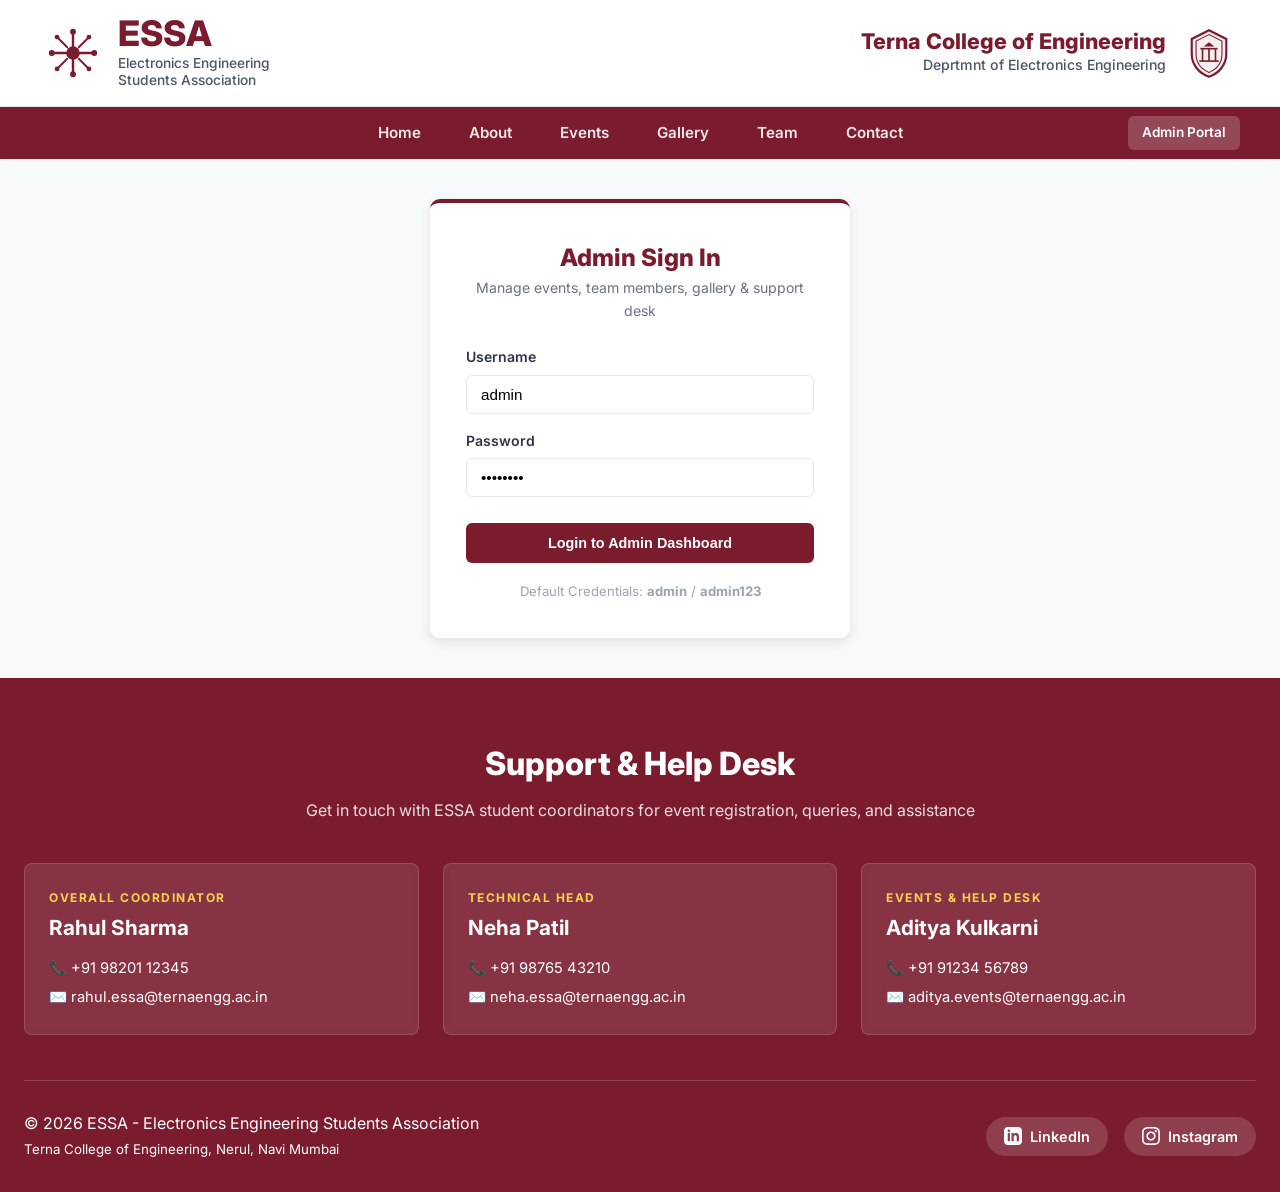
<file: admin/gallery.html>
<!DOCTYPE html>
<html lang="en">
<head>
  <meta charset="UTF-8">
  <title>Manage Gallery | ESSA Admin</title>
  <link rel="stylesheet" href="../css/style.css">
  <link rel="stylesheet" href="../css/admin.css">
  <link href="https://fonts.googleapis.com/css2?family=Inter:wght@400;500;600;700;800&display=swap" rel="stylesheet">
</head>
<body class="admin-body">
  <aside class="admin-sidebar">
    <div class="admin-brand"><h2>ESSA Admin</h2></div>
    <ul class="sidebar-menu">
      <li><a href="dashboard.html">📊 Dashboard</a></li>
      <li><a href="events.html">📅 Manage Events</a></li>
      <li><a href="team.html">👥 Manage Team</a></li>
      <li><a href="gallery.html" class="active">🖼️ Manage Gallery</a></li>
      <li><a href="coordinators.html">📞 Coordinators Help Desk</a></li>
      <li><a href="registrations.html">📝 Registrations</a></li>
      <li><a href="messages.html">💬 Contact Messages</a></li>
      <li style="margin-top: 30px;"><a href="../index.html" target="_blank">🌐 Live Website</a></li>
      <li><a href="#" onclick="logoutAdmin()">🚪 Sign Out</a></li>
    </ul>
  </aside>

  <main class="admin-main">
    <header class="admin-topbar">
      <h3>Manage Gallery Photographs</h3>
      <button class="btn-card" onclick="openAddGalleryModal()">+ Upload / Add Photo</button>
    </header>

    <div class="admin-content">
      <div class="admin-card">
        <div class="table-responsive">
          <table class="admin-table">
            <thead>
              <tr>
                <th>Thumbnail</th>
                <th>Title</th>
                <th>Category</th>
                <th>Description</th>
                <th>Actions</th>
              </tr>
            </thead>
            <tbody id="adminGalleryTable"></tbody>
          </table>
        </div>
      </div>
    </div>
  </main>

  <div class="modal-overlay" id="galleryModal">
    <div class="modal-card">
      <button class="modal-close" onclick="closeGalleryModal()">&times;</button>
      <h3 style="color: var(--maroon); margin-bottom: 16px;">Add Photo to Gallery</h3>
      <form id="adminGalleryForm">
        <div class="form-group">
          <label>Title</label>
          <input type="text" id="galTitle" class="form-control" required placeholder="Photo Caption/Title">
        </div>
        <div class="form-group">
          <label>Category</label>
          <select id="galCategory" class="form-control">
            <option value="Workshops">Workshops</option>
            <option value="Competitions">Competitions</option>
            <option value="Seminars">Seminars</option>
            <option value="Celebrations">Celebrations</option>
          </select>
        </div>
        <div class="form-group">
          <label>Image URL</label>
          <input type="text" id="galUrl" class="form-control" required placeholder="https://images.unsplash.com/...">
        </div>
        <div class="form-group">
          <label>Short Description</label>
          <input type="text" id="galDesc" class="form-control" placeholder="Brief details about the picture">
        </div>
        <button type="submit" class="btn-card" style="width: 100%; border: none; cursor: pointer; padding: 10px;">Add Photo</button>
      </form>
    </div>
  </div>

  <script src="../js/admin.js"></script>
  <script>
    checkAuth();
    loadAdminGallery();
  </script>
</body>
</html>
</file>
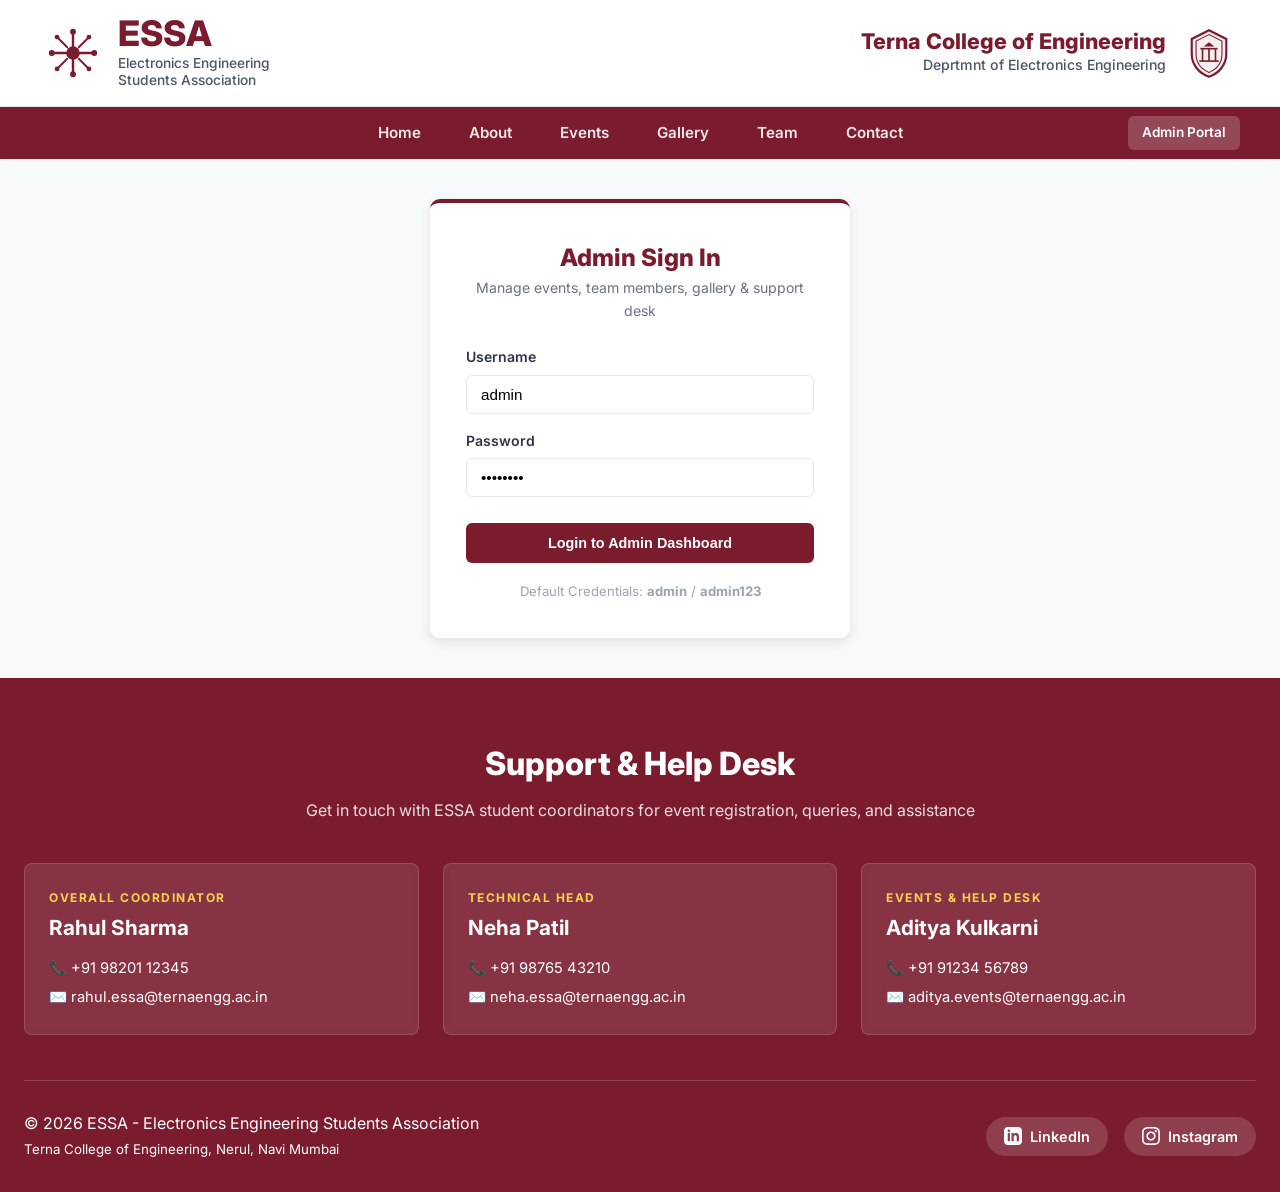
<file: admin/messages.html>
<!DOCTYPE html>
<html lang="en">
<head>
  <meta charset="UTF-8">
  <title>Contact Messages | ESSA Admin</title>
  <link rel="stylesheet" href="../css/style.css">
  <link rel="stylesheet" href="../css/admin.css">
  <link href="https://fonts.googleapis.com/css2?family=Inter:wght@400;500;600;700;800&display=swap" rel="stylesheet">
</head>
<body class="admin-body">
  <aside class="admin-sidebar">
    <div class="admin-brand"><h2>ESSA Admin</h2></div>
    <ul class="sidebar-menu">
      <li><a href="dashboard.html">📊 Dashboard</a></li>
      <li><a href="events.html">📅 Manage Events</a></li>
      <li><a href="team.html">👥 Manage Team</a></li>
      <li><a href="gallery.html">🖼️ Manage Gallery</a></li>
      <li><a href="coordinators.html">📞 Coordinators Help Desk</a></li>
      <li><a href="registrations.html">📝 Registrations</a></li>
      <li><a href="messages.html" class="active">💬 Contact Messages</a></li>
      <li style="margin-top: 30px;"><a href="../index.html" target="_blank">🌐 Live Website</a></li>
      <li><a href="#" onclick="logoutAdmin()">🚪 Sign Out</a></li>
    </ul>
  </aside>

  <main class="admin-main">
    <header class="admin-topbar">
      <h3>Inquiries & Messages</h3>
    </header>

    <div class="admin-content">
      <div class="admin-card">
        <div class="table-responsive">
          <table class="admin-table">
            <thead>
              <tr>
                <th>Status</th>
                <th>From</th>
                <th>Email</th>
                <th>Subject</th>
                <th>Message</th>
                <th>Actions</th>
              </tr>
            </thead>
            <tbody id="adminMsgTable"></tbody>
          </table>
        </div>
      </div>
    </div>
  </main>

  <script src="../js/admin.js"></script>
  <script>
    checkAuth();
    loadAdminMessages();
  </script>
</body>
</html>
</file>
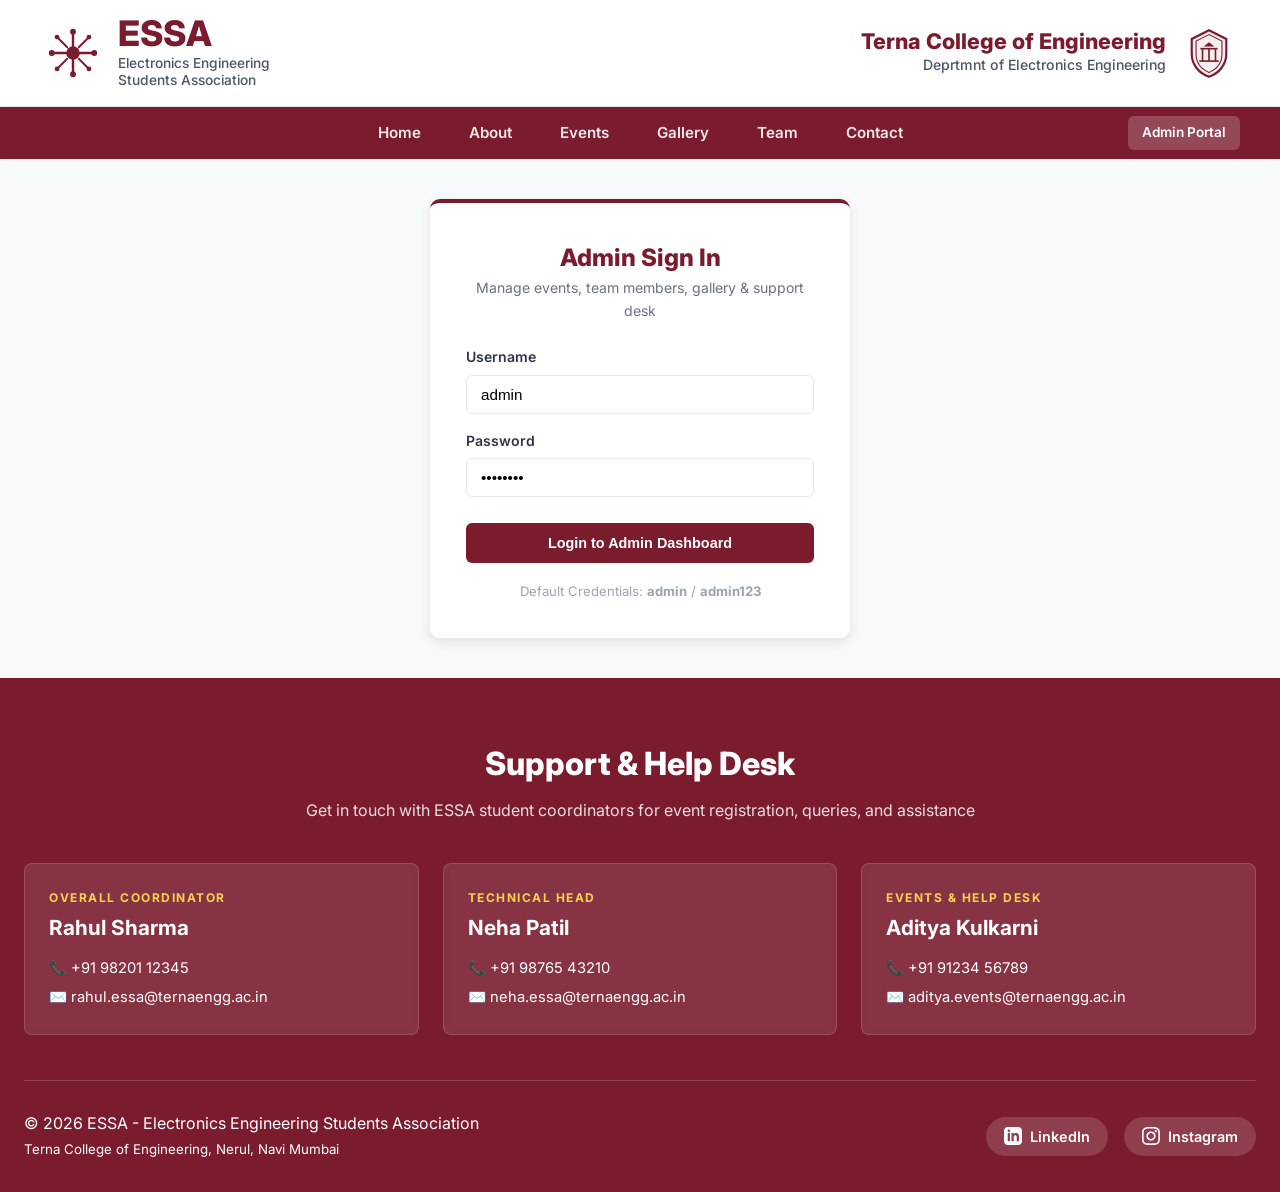
<file: admin/registrations.html>
<!DOCTYPE html>
<html lang="en">
<head>
  <meta charset="UTF-8">
  <title>Event Registrations | ESSA Admin</title>
  <link rel="stylesheet" href="../css/style.css">
  <link rel="stylesheet" href="../css/admin.css">
  <link href="https://fonts.googleapis.com/css2?family=Inter:wght@400;500;600;700;800&display=swap" rel="stylesheet">
</head>
<body class="admin-body">
  <aside class="admin-sidebar">
    <div class="admin-brand"><h2>ESSA Admin</h2></div>
    <ul class="sidebar-menu">
      <li><a href="dashboard.html">📊 Dashboard</a></li>
      <li><a href="events.html">📅 Manage Events</a></li>
      <li><a href="team.html">👥 Manage Team</a></li>
      <li><a href="gallery.html">🖼️ Manage Gallery</a></li>
      <li><a href="coordinators.html">📞 Coordinators Help Desk</a></li>
      <li><a href="registrations.html" class="active">📝 Registrations</a></li>
      <li><a href="messages.html">💬 Contact Messages</a></li>
      <li style="margin-top: 30px;"><a href="../index.html" target="_blank">🌐 Live Website</a></li>
      <li><a href="#" onclick="logoutAdmin()">🚪 Sign Out</a></li>
    </ul>
  </aside>

  <main class="admin-main">
    <header class="admin-topbar">
      <h3>Student Event Registrations</h3>
      <button class="btn-card" onclick="exportRegistrationsCSV()">Export to CSV</button>
    </header>

    <div class="admin-content">
      <div class="admin-card">
        <div class="table-responsive">
          <table class="admin-table">
            <thead>
              <tr>
                <th>Event</th>
                <th>Student Name</th>
                <th>Email</th>
                <th>Phone</th>
                <th>Year & Roll</th>
                <th>Status</th>
                <th>Action</th>
              </tr>
            </thead>
            <tbody id="adminRegTable"></tbody>
          </table>
        </div>
      </div>
    </div>
  </main>

  <script src="../js/admin.js"></script>
  <script>
    checkAuth();
    loadAdminRegistrations();
  </script>
</body>
</html>
</file>
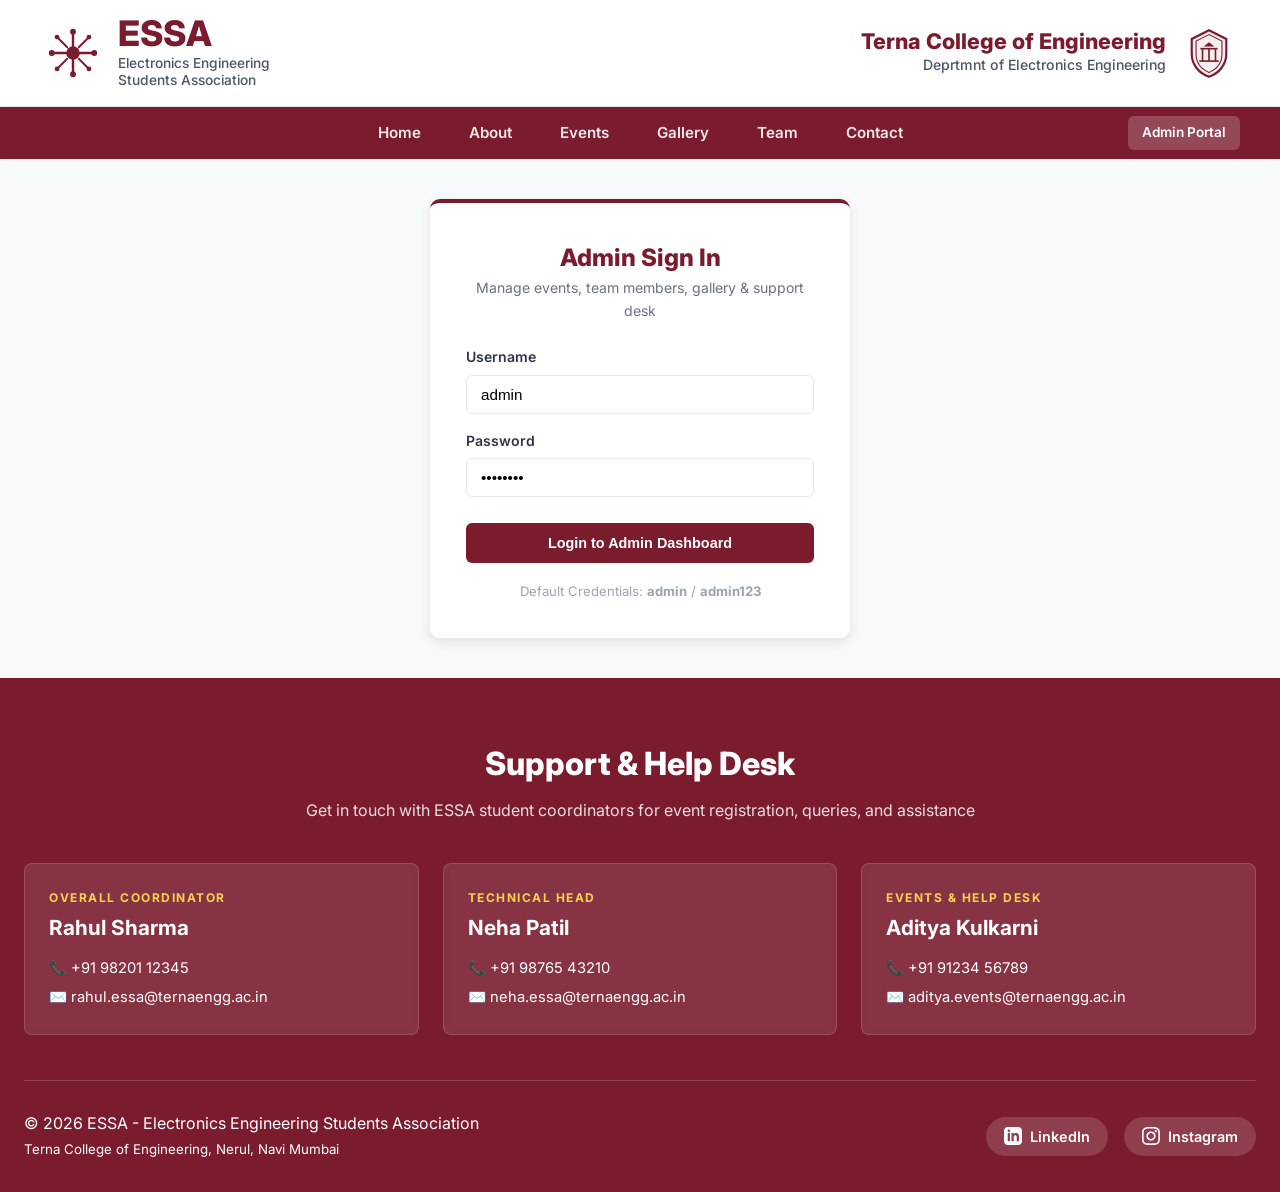
<file: admin/team.html>
<!DOCTYPE html>
<html lang="en">
<head>
  <meta charset="UTF-8">
  <title>Manage Team | ESSA Admin</title>
  <link rel="stylesheet" href="../css/style.css">
  <link rel="stylesheet" href="../css/admin.css">
  <link href="https://fonts.googleapis.com/css2?family=Inter:wght@400;500;600;700;800&display=swap" rel="stylesheet">
</head>
<body class="admin-body">
  <aside class="admin-sidebar">
    <div class="admin-brand"><h2>ESSA Admin</h2></div>
    <ul class="sidebar-menu">
      <li><a href="dashboard.html">📊 Dashboard</a></li>
      <li><a href="events.html">📅 Manage Events</a></li>
      <li><a href="team.html" class="active">👥 Manage Team</a></li>
      <li><a href="gallery.html">🖼️ Manage Gallery</a></li>
      <li><a href="coordinators.html">📞 Coordinators Help Desk</a></li>
      <li><a href="registrations.html">📝 Registrations</a></li>
      <li><a href="messages.html">💬 Contact Messages</a></li>
      <li style="margin-top: 30px;"><a href="../index.html" target="_blank">🌐 Live Website</a></li>
      <li><a href="#" onclick="logoutAdmin()">🚪 Sign Out</a></li>
    </ul>
  </aside>

  <main class="admin-main">
    <header class="admin-topbar">
      <h3>Manage Mentors & Committee Members</h3>
      <button class="btn-card" onclick="openAddTeamModal()">+ Add Team Member</button>
    </header>

    <div class="admin-content">
      <div class="admin-card">
        <div class="table-responsive">
          <table class="admin-table">
            <thead>
              <tr>
                <th>Photo</th>
                <th>Name</th>
                <th>Role / Post</th>
                <th>Category</th>
                <th>Actions</th>
              </tr>
            </thead>
            <tbody id="adminTeamTable">
              <!-- Dynamically populated -->
            </tbody>
          </table>
        </div>
      </div>
    </div>
  </main>

  <div class="modal-overlay" id="teamModal">
    <div class="modal-card">
      <button class="modal-close" onclick="closeTeamModal()">&times;</button>
      <h3 style="color: var(--maroon); margin-bottom: 16px;">Add / Edit Member</h3>
      <form id="adminTeamForm">
        <input type="hidden" id="editTeamId">
        <div class="form-group">
          <label>Member Name</label>
          <input type="text" id="tmName" class="form-control" required placeholder="e.g. Aryan Shinde">
        </div>
        <div class="form-group">
          <label>Role / Post</label>
          <input type="text" id="tmRole" class="form-control" required placeholder="e.g. President / Vice President">
        </div>
        <div class="form-group">
          <label>Category</label>
          <select id="tmCategory" class="form-control">
            <option value="mentor">Mentor / Faculty</option>
            <option value="core">Core Committee</option>
            <option value="coordinator">Student Coordinator</option>
          </select>
        </div>
        <div class="form-group">
          <label>Photo URL</label>
          <input type="text" id="tmPhoto" class="form-control" placeholder="https://images.unsplash.com/...">
        </div>
        <div class="form-group">
          <label>LinkedIn Profile</label>
          <input type="text" id="tmLinkedin" class="form-control" placeholder="https://linkedin.com/in/...">
        </div>
        <div class="form-group">
          <label>Instagram Handle</label>
          <input type="text" id="tmInstagram" class="form-control" placeholder="https://instagram.com/...">
        </div>
        <button type="submit" class="btn-card" style="width: 100%; border: none; cursor: pointer; padding: 10px;">Save Member</button>
      </form>
    </div>
  </div>

  <script src="../js/admin.js"></script>
  <script>
    checkAuth();
    loadAdminTeam();
  </script>
</body>
</html>
</file>
<file: css/style.css>
/* ESSA - Electronics Engineering Students Association Style */
:root {
  --maroon: #7A1C2E;
  --maroon-dark: #58121F;
  --maroon-light: #942940;
  --text-main: #2D3748;
  --text-muted: #6B7280;
  --bg-light: #F8F9FA;
  --white: #FFFFFF;
  --border-light: #E5E7EB;
  --shadow-sm: 0 1px 3px rgba(0,0,0,0.08);
  --shadow-md: 0 4px 12px rgba(0,0,0,0.1);
  --shadow-lg: 0 10px 25px rgba(0,0,0,0.12);
  --transition: all 0.3s ease;
}

* {
  box-sizing: border-box;
  margin: 0;
  padding: 0;
}

body {
  font-family: 'Inter', -apple-system, BlinkMacSystemFont, "Segoe UI", Roboto, sans-serif;
  background-color: var(--white);
  color: var(--text-main);
  line-height: 1.6;
}

/* TOP HEADER STRIP - EXACT FORMAT FROM PHOTO */
.essa-header-strip {
  background-color: var(--white);
  border-bottom: 1px solid var(--border-light);
  padding: 16px 0;
}

.header-container {
  max-width: 1240px;
  margin: 0 auto;
  padding: 0 24px;
  display: flex;
  justify-content: space-between;
  align-items: center;
}

.header-left {
  display: flex;
  align-items: center;
  gap: 16px;
  text-decoration: none;
}

.essa-logo-icon {
  width: 58px;
  height: 58px;
  flex-shrink: 0;
}

.brand-text h1 {
  color: var(--maroon);
  font-size: 2.2rem;
  font-weight: 800;
  letter-spacing: -0.5px;
  line-height: 1;
  margin-bottom: 4px;
}

.brand-text p {
  color: #4A5568;
  font-size: 0.86rem;
  font-weight: 500;
  line-height: 1.25;
}

.header-right {
  display: flex;
  align-items: center;
  gap: 16px;
  text-align: right;
}

.college-text h2 {
  color: var(--maroon);
  font-size: 1.35rem;
  font-weight: 800;
  line-height: 1.2;
}

.college-text p {
  color: #4A5568;
  font-size: 0.88rem;
  font-weight: 500;
}

.college-crest-icon {
  width: 54px;
  height: 54px;
  flex-shrink: 0;
}

/* MAROON NAVIGATION BAR */
.essa-nav-strip {
  background-color: var(--maroon);
  box-shadow: var(--shadow-sm);
  position: sticky;
  top: 0;
  z-index: 1000;
}

.nav-container {
  max-width: 1240px;
  margin: 0 auto;
  display: flex;
  justify-content: center;
  align-items: center;
  position: relative;
}

.nav-links {
  display: flex;
  list-style: none;
}

.nav-item {
  color: rgba(255, 255, 255, 0.9);
  padding: 14px 24px;
  text-decoration: none;
  font-weight: 600;
  font-size: 0.95rem;
  transition: var(--transition);
  display: flex;
  align-items: center;
  gap: 6px;
}

.nav-item:hover, .nav-item.active {
  background-color: rgba(0, 0, 0, 0.18);
  color: var(--white);
}

.admin-nav-btn {
  position: absolute;
  right: 20px;
  background: rgba(255, 255, 255, 0.2);
  color: white;
  padding: 6px 14px;
  border-radius: 6px;
  text-decoration: none;
  font-size: 0.85rem;
  font-weight: 600;
  transition: var(--transition);
}

.admin-nav-btn:hover {
  background: white;
  color: var(--maroon);
}

/* HERO SECTION */
.hero-section {
  position: relative;
  min-height: 540px;
  background: linear-gradient(135deg, rgba(88, 18, 31, 0.88), rgba(40, 10, 20, 0.85)), url('https://images.unsplash.com/photo-1581092160607-ee22621dd758?auto=format&fit=crop&w=1600&q=80') center/cover no-repeat;
  display: flex;
  align-items: center;
  color: white;
  padding: 80px 24px;
}

.hero-content {
  max-width: 1240px;
  margin: 0 auto;
  width: 100%;
}

.hero-badge {
  text-transform: uppercase;
  font-size: 0.85rem;
  letter-spacing: 2.5px;
  color: #FBBF24;
  font-weight: 700;
  margin-bottom: 12px;
}

.hero-title {
  font-size: 3.5rem;
  font-weight: 900;
  line-height: 1.15;
  margin-bottom: 20px;
  max-width: 800px;
}

.hero-subtitle {
  font-size: 1.25rem;
  color: rgba(255, 255, 255, 0.9);
  max-width: 650px;
  margin-bottom: 32px;
}

.hero-actions {
  display: flex;
  gap: 16px;
  flex-wrap: wrap;
}

.btn-primary {
  background-color: var(--white);
  color: var(--maroon);
  padding: 12px 28px;
  border-radius: 6px;
  font-weight: 700;
  text-decoration: none;
  transition: var(--transition);
  border: 2px solid var(--white);
}

.btn-primary:hover {
  background-color: transparent;
  color: var(--white);
}

.btn-outline {
  border: 2px solid rgba(255, 255, 255, 0.7);
  color: var(--white);
  padding: 12px 28px;
  border-radius: 6px;
  font-weight: 700;
  text-decoration: none;
  transition: var(--transition);
}

.btn-outline:hover {
  background-color: rgba(255, 255, 255, 0.15);
}

/* SECTION COMMON */
.section {
  padding: 70px 24px;
  background-color: var(--white);
}

.section.alt-bg {
  background-color: var(--bg-light);
}

.section-container {
  max-width: 1240px;
  margin: 0 auto;
}

.section-header {
  text-align: center;
  margin-bottom: 45px;
}

.section-badge {
  font-size: 0.8rem;
  font-weight: 700;
  text-transform: uppercase;
  letter-spacing: 2px;
  color: var(--maroon);
  display: block;
  margin-bottom: 6px;
}

.section-title {
  font-size: 2.2rem;
  font-weight: 800;
  color: var(--text-main);
  margin-bottom: 12px;
}

.section-subtitle {
  font-size: 1.05rem;
  color: var(--text-muted);
  max-width: 600px;
  margin: 0 auto;
}

/* PHOTO SLIDER & HIGHLIGHTS */
.carousel-wrapper {
  position: relative;
  overflow: hidden;
  border-radius: 12px;
  box-shadow: var(--shadow-md);
  margin-bottom: 40px;
}

.carousel-slides {
  display: flex;
  transition: transform 0.5s ease-in-out;
}

.slide {
  min-width: 100%;
  height: 480px;
  position: relative;
}

.slide img {
  width: 100%;
  height: 100%;
  object-fit: cover;
}

.slide-caption {
  position: absolute;
  bottom: 0;
  left: 0;
  right: 0;
  background: linear-gradient(transparent, rgba(0, 0, 0, 0.85));
  color: white;
  padding: 30px;
}

.carousel-nav-btn {
  position: absolute;
  top: 50%;
  transform: translateY(-50%);
  background: rgba(0,0,0,0.5);
  color: white;
  border: none;
  font-size: 1.8rem;
  padding: 10px 18px;
  cursor: pointer;
  border-radius: 50%;
  transition: var(--transition);
}

.carousel-nav-btn:hover {
  background: var(--maroon);
}

.carousel-nav-btn.prev { left: 20px; }
.carousel-nav-btn.next { right: 20px; }

/* ABOUT SECTION */
.about-grid {
  display: grid;
  grid-template-columns: 1fr 1fr;
  gap: 50px;
  align-items: center;
}

.about-text h3 {
  font-size: 1.7rem;
  color: var(--maroon);
  margin-bottom: 16px;
  font-weight: 700;
}

.about-text p {
  color: #4B5563;
  font-size: 1.05rem;
  line-height: 1.75;
  margin-bottom: 16px;
}

.about-stats {
  display: grid;
  grid-template-columns: repeat(3, 1fr);
  gap: 20px;
  margin-top: 30px;
}

.stat-box {
  background: var(--bg-light);
  border-left: 4px solid var(--maroon);
  padding: 20px;
  border-radius: 0 8px 8px 0;
}

.stat-number {
  font-size: 2rem;
  font-weight: 800;
  color: var(--maroon);
}

.stat-label {
  font-size: 0.85rem;
  font-weight: 600;
  color: var(--text-muted);
}

/* CARDS & GRIDS (EVENTS, TEAM, GALLERY) */
.cards-grid {
  display: grid;
  grid-template-columns: repeat(auto-fill, minmax(320px, 1fr));
  gap: 28px;
}

.card {
  background: var(--white);
  border-radius: 10px;
  overflow: hidden;
  box-shadow: var(--shadow-sm);
  border: 1px solid var(--border-light);
  transition: var(--transition);
  display: flex;
  flex-direction: column;
}

.card:hover {
  transform: translateY(-5px);
  box-shadow: var(--shadow-lg);
}

.card-img {
  width: 100%;
  height: 220px;
  object-fit: cover;
}

.card-body {
  padding: 24px;
  display: flex;
  flex-direction: column;
  flex-grow: 1;
}

.card-tag {
  display: inline-block;
  font-size: 0.75rem;
  font-weight: 700;
  padding: 4px 10px;
  background-color: #FEE2E2;
  color: var(--maroon);
  border-radius: 20px;
  width: fit-content;
  margin-bottom: 12px;
}

.card-title {
  font-size: 1.25rem;
  font-weight: 700;
  color: var(--text-main);
  margin-bottom: 8px;
}

.card-desc {
  font-size: 0.92rem;
  color: var(--text-muted);
  margin-bottom: 20px;
  line-height: 1.6;
}

.card-meta {
  display: flex;
  flex-direction: column;
  gap: 6px;
  font-size: 0.86rem;
  color: #4B5563;
  margin-bottom: 20px;
}

.btn-card {
  background-color: var(--maroon);
  color: white;
  padding: 10px 18px;
  text-align: center;
  border-radius: 6px;
  text-decoration: none;
  font-weight: 600;
  font-size: 0.9rem;
  transition: var(--transition);
  margin-top: auto;
}

.btn-card:hover {
  background-color: var(--maroon-dark);
}

/* TEAM MEMBER CARD */
.team-card {
  text-align: center;
  background: white;
  padding: 28px 20px;
  border-radius: 10px;
  border: 1px solid var(--border-light);
  box-shadow: var(--shadow-sm);
  transition: var(--transition);
}

.team-card:hover {
  transform: translateY(-4px);
  box-shadow: var(--shadow-md);
}

.team-avatar {
  width: 120px;
  height: 120px;
  border-radius: 50%;
  object-fit: cover;
  margin: 0 auto 16px;
  border: 4px solid #FEE2E2;
}

.team-name {
  font-size: 1.2rem;
  font-weight: 700;
  color: var(--text-main);
}

.team-role {
  color: var(--maroon);
  font-weight: 600;
  font-size: 0.9rem;
  margin-bottom: 10px;
}

.team-socials {
  display: flex;
  justify-content: center;
  gap: 12px;
  margin-top: 14px;
}

.social-icon-btn {
  width: 36px;
  height: 36px;
  border-radius: 50%;
  background: var(--bg-light);
  display: inline-flex;
  align-items: center;
  justify-content: center;
  color: var(--text-main);
  transition: var(--transition);
  text-decoration: none;
}

.social-icon-btn:hover {
  background: var(--maroon);
  color: white;
}

/* MAROON BOTTOM STRIP - SUPPORT & COORDINATORS */
.essa-bottom-strip {
  background-color: var(--maroon);
  color: var(--white);
  padding: 60px 24px 30px;
}

.bottom-container {
  max-width: 1240px;
  margin: 0 auto;
}

.bottom-header {
  text-align: center;
  margin-bottom: 40px;
}

.bottom-header h3 {
  font-size: 2rem;
  font-weight: 800;
  margin-bottom: 8px;
}

.bottom-header p {
  color: rgba(255, 255, 255, 0.85);
  font-size: 1rem;
}

.coordinators-grid {
  display: grid;
  grid-template-columns: repeat(auto-fit, minmax(280px, 1fr));
  gap: 24px;
  margin-bottom: 45px;
}

.coord-card {
  background: rgba(255, 255, 255, 0.1);
  backdrop-filter: blur(4px);
  border: 1px solid rgba(255, 255, 255, 0.15);
  border-radius: 8px;
  padding: 24px;
  transition: var(--transition);
}

.coord-card:hover {
  background: rgba(255, 255, 255, 0.18);
  transform: translateY(-3px);
}

.coord-role {
  text-transform: uppercase;
  font-size: 0.75rem;
  letter-spacing: 1.5px;
  color: #FCD34D;
  font-weight: 700;
  margin-bottom: 4px;
}

.coord-name {
  font-size: 1.3rem;
  font-weight: 700;
  margin-bottom: 12px;
}

.coord-contact {
  display: flex;
  flex-direction: column;
  gap: 6px;
  font-size: 0.92rem;
  color: rgba(255, 255, 255, 0.95);
}

.coord-contact a {
  color: white;
  text-decoration: none;
  display: flex;
  align-items: center;
  gap: 8px;
}

.coord-contact a:hover {
  text-decoration: underline;
}

.bottom-social-bar {
  border-top: 1px solid rgba(255, 255, 255, 0.18);
  padding-top: 30px;
  display: flex;
  justify-content: space-between;
  align-items: center;
  flex-wrap: wrap;
  gap: 20px;
}

.social-links-wrap {
  display: flex;
  align-items: center;
  gap: 16px;
}

.social-pill {
  display: inline-flex;
  align-items: center;
  gap: 8px;
  padding: 8px 18px;
  background: rgba(255, 255, 255, 0.15);
  color: white;
  border-radius: 30px;
  text-decoration: none;
  font-weight: 600;
  font-size: 0.9rem;
  transition: var(--transition);
}

.social-pill:hover {
  background: white;
  color: var(--maroon);
}

/* MODAL */
.modal-overlay {
  position: fixed;
  top: 0;
  left: 0;
  right: 0;
  bottom: 0;
  background: rgba(0, 0, 0, 0.65);
  display: none;
  align-items: center;
  justify-content: center;
  z-index: 2000;
  padding: 20px;
}

.modal-overlay.active {
  display: flex;
}

.modal-card {
  background: white;
  border-radius: 10px;
  width: 100%;
  max-width: 520px;
  padding: 30px;
  position: relative;
  max-height: 90vh;
  overflow-y: auto;
}

.modal-close {
  position: absolute;
  top: 18px;
  right: 18px;
  background: none;
  border: none;
  font-size: 1.5rem;
  cursor: pointer;
  color: var(--text-muted);
}

.form-group {
  margin-bottom: 16px;
}

.form-group label {
  display: block;
  font-size: 0.88rem;
  font-weight: 600;
  margin-bottom: 6px;
}

.form-control {
  width: 100%;
  padding: 10px 14px;
  border: 1px solid var(--border-light);
  border-radius: 6px;
  font-size: 0.95rem;
}

.form-control:focus {
  outline: none;
  border-color: var(--maroon);
}

/* RESPONSIVE */
@media (max-width: 768px) {
  .header-container {
    flex-direction: column;
    gap: 14px;
    text-align: center;
  }
  .header-right {
    text-align: center;
  }
  .hero-title {
    font-size: 2.3rem;
  }
  .about-grid {
    grid-template-columns: 1fr;
  }
  .bottom-social-bar {
    flex-direction: column;
    text-align: center;
  }
  .admin-nav-btn {
    position: static;
    margin: 10px 0;
  }
  .nav-container {
    flex-direction: column;
  }
  .nav-links {
    flex-wrap: wrap;
    justify-content: center;
  }
}
</file>
<file: css/admin.css>
/* Admin Panel Styles */
:root {
  --admin-sidebar: #1E293B;
  --admin-maroon: #7A1C2E;
  --admin-bg: #F1F5F9;
  --admin-card: #FFFFFF;
  --admin-text: #0F172A;
  --border-color: #E2E8F0;
}

body.admin-body {
  background-color: var(--admin-bg);
  display: flex;
  min-height: 100vh;
}

.admin-sidebar {
  width: 260px;
  background-color: var(--admin-sidebar);
  color: #F8FAFC;
  display: flex;
  flex-direction: column;
  flex-shrink: 0;
}

.admin-brand {
  padding: 24px;
  border-bottom: 1px solid #334155;
  display: flex;
  align-items: center;
  gap: 12px;
}

.admin-brand h2 {
  font-size: 1.2rem;
  font-weight: 700;
  color: #FFF;
}

.sidebar-menu {
  list-style: none;
  padding: 20px 10px;
  flex-grow: 1;
}

.sidebar-menu a {
  display: flex;
  align-items: center;
  gap: 12px;
  padding: 12px 16px;
  color: #94A3B8;
  text-decoration: none;
  border-radius: 6px;
  font-weight: 500;
  margin-bottom: 4px;
  transition: all 0.2s;
}

.sidebar-menu a:hover, .sidebar-menu a.active {
  background-color: var(--admin-maroon);
  color: #FFF;
}

.admin-main {
  flex-grow: 1;
  display: flex;
  flex-direction: column;
  overflow-y: auto;
}

.admin-topbar {
  background-color: #FFF;
  border-bottom: 1px solid var(--border-color);
  padding: 16px 32px;
  display: flex;
  justify-content: space-between;
  align-items: center;
}

.admin-content {
  padding: 32px;
}

.stats-grid {
  display: grid;
  grid-template-columns: repeat(auto-fit, minmax(220px, 1fr));
  gap: 20px;
  margin-bottom: 30px;
}

.stat-card {
  background: white;
  padding: 24px;
  border-radius: 8px;
  border: 1px solid var(--border-color);
  box-shadow: 0 1px 3px rgba(0,0,0,0.05);
}

.stat-card h4 {
  color: #64748B;
  font-size: 0.85rem;
  text-transform: uppercase;
  margin-bottom: 6px;
}

.stat-card .val {
  font-size: 2rem;
  font-weight: 800;
  color: var(--admin-text);
}

.admin-card {
  background: white;
  border-radius: 8px;
  border: 1px solid var(--border-color);
  padding: 24px;
  margin-bottom: 30px;
}

.admin-card-header {
  display: flex;
  justify-content: space-between;
  align-items: center;
  margin-bottom: 20px;
}

.table-responsive {
  overflow-x: auto;
}

table.admin-table {
  width: 100%;
  border-collapse: collapse;
}

table.admin-table th, table.admin-table td {
  padding: 14px;
  text-align: left;
  border-bottom: 1px solid var(--border-color);
  font-size: 0.92rem;
}

table.admin-table th {
  background-color: #F8FAFC;
  color: #475569;
  font-weight: 600;
}

.btn-danger {
  background: #EF4444;
  color: white;
  border: none;
  padding: 6px 12px;
  border-radius: 4px;
  cursor: pointer;
}

.btn-sm {
  padding: 6px 12px;
  border-radius: 4px;
  font-size: 0.85rem;
  cursor: pointer;
}
</file>
